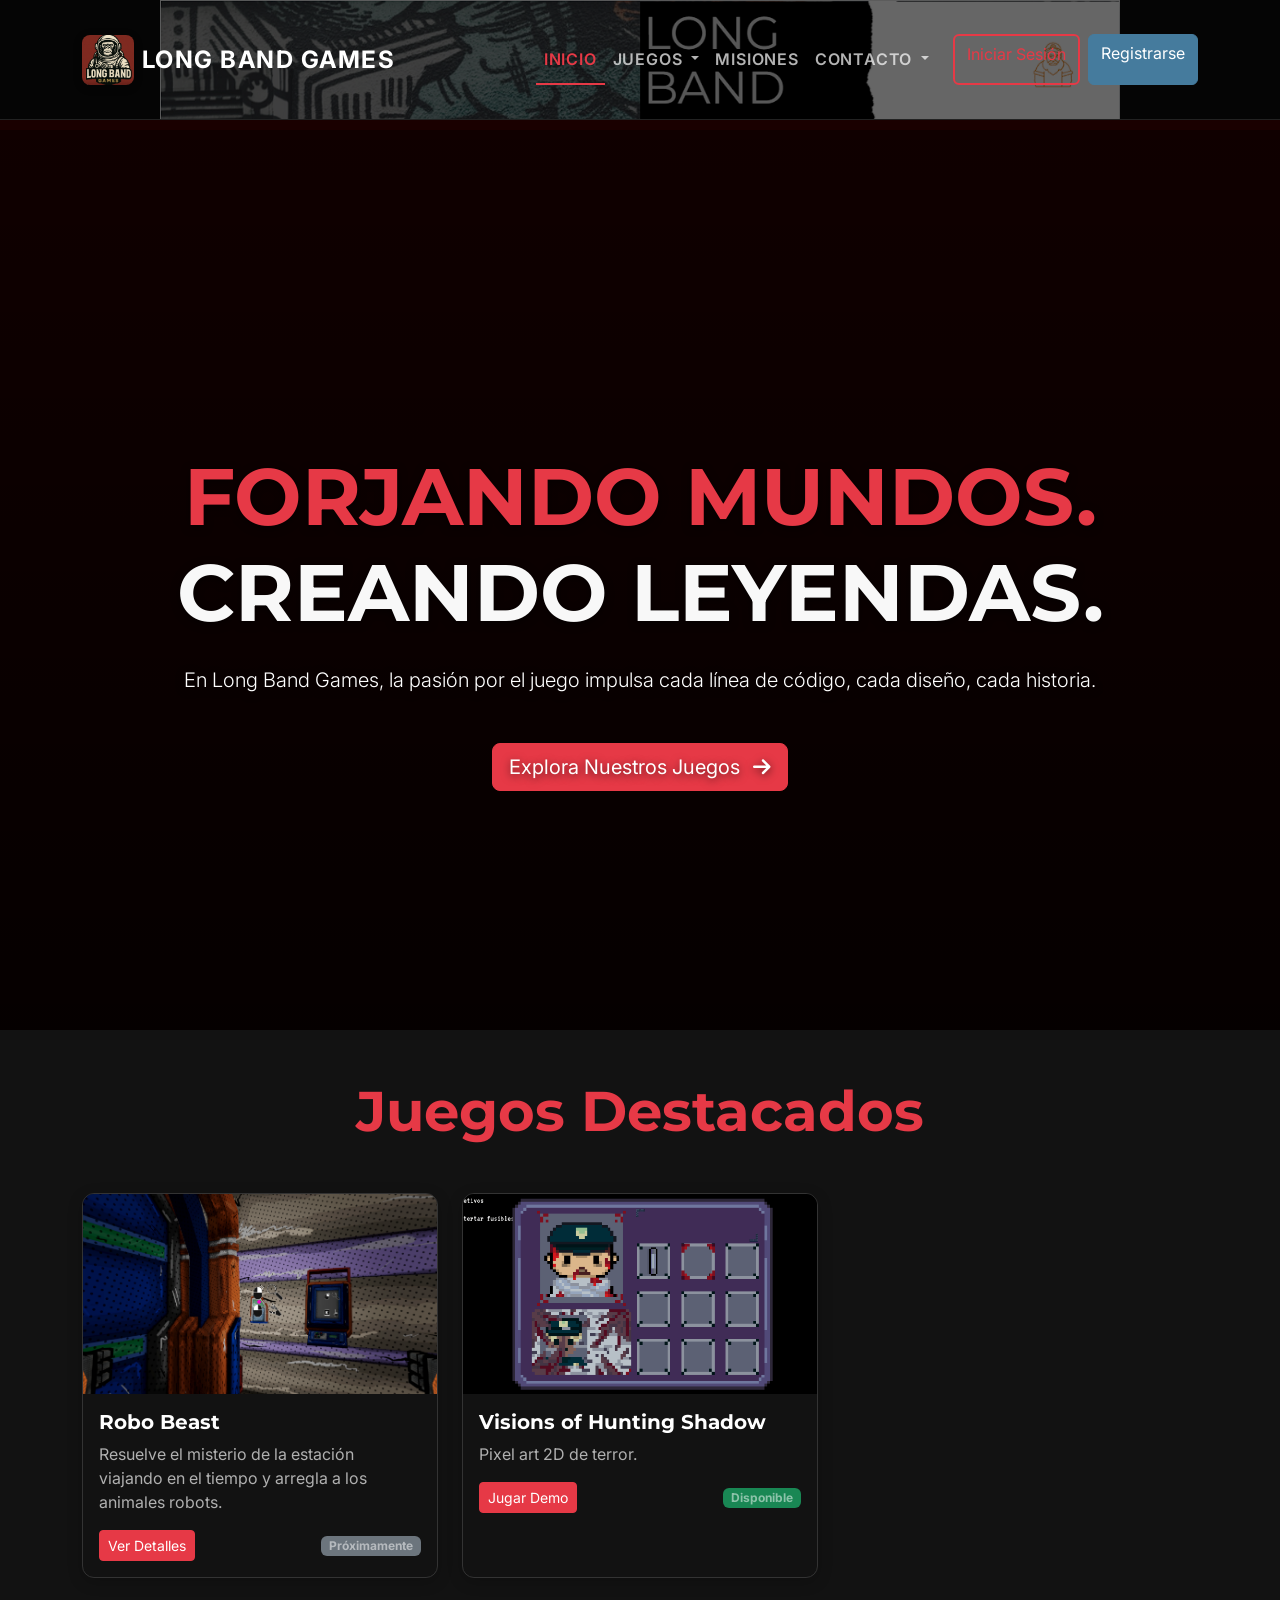
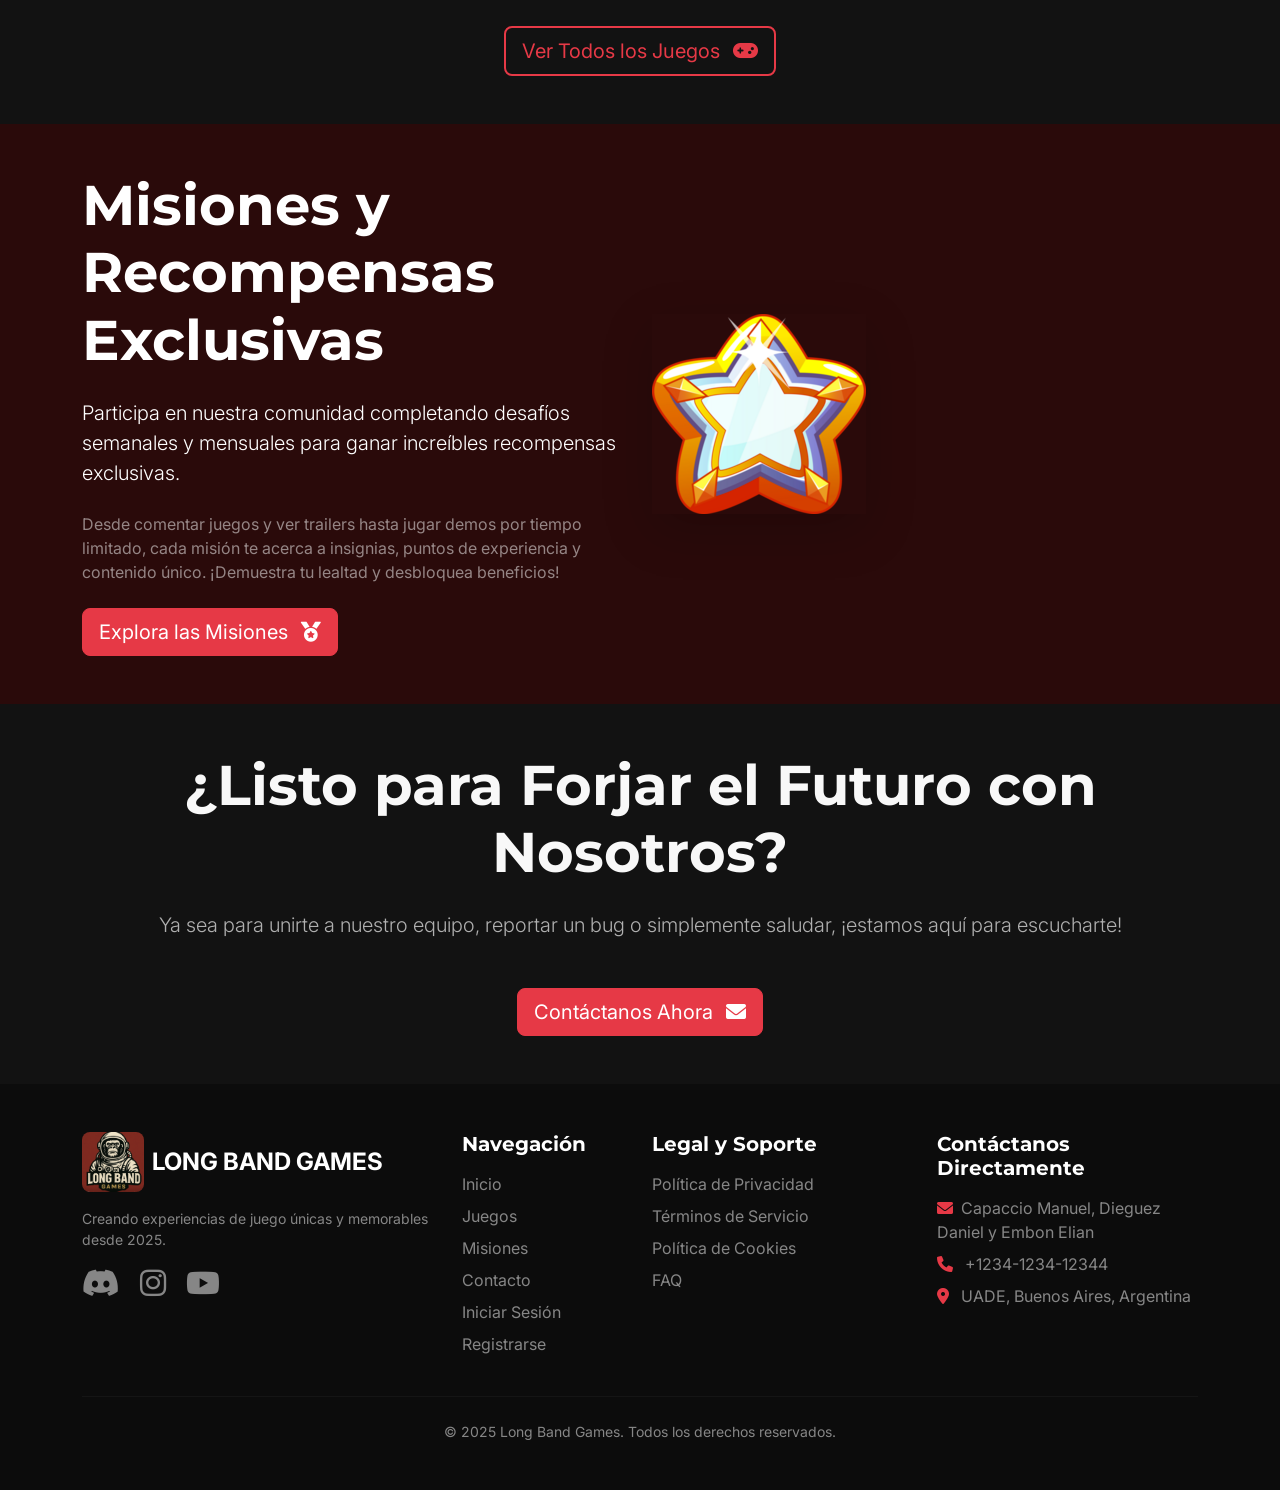
<file: index.html>
<!DOCTYPE html>
<html lang="es">
<head>
    <meta charset="UTF-8">
    <meta name="viewport" content="width=device-width, initial-scale=1.0">
    <title>Capaccio Manuel, Dieguez Daniel y Embon Elian  Comisión noche viernes Lic. En desarrollo de videojuegos 4 año de cursada</title>
    <link href="https://cdn.jsdelivr.net/npm/bootstrap@5.3.0-alpha1/dist/css/bootstrap.min.css" rel="stylesheet">
    <!-- Font Awesome para íconos -->
    <link rel="stylesheet" href="https://cdnjs.cloudflare.com/ajax/libs/font-awesome/6.0.0/css/all.min.css">
    <!-- Google Fonts (para tipografía profesional) -->
    <link href="https://fonts.googleapis.com/css2?family=Montserrat:wght@700&family=Roboto:wght@400;700&family=Inter:wght@400;600;800&display=swap" rel="stylesheet">
    <!-- CSS personalizado -->
    <link rel="stylesheet" href="css/styles.css">
</head>
<body>
    <!-- Navbar -->
    <nav class="navbar navbar-expand-lg navbar-dark fixed-top">
        <div class="container">
            <a class="navbar-brand d-flex align-items-center" href="index.html">
                
                <img src="assets/images/logo.png" alt="Long Band Games Logo" class="logo-navbar me-2">
                <span class="fw-bold fs-4 text-uppercase d-none d-sm-block">Long Band Games</span>
            </a>
            <button class="navbar-toggler" type="button" data-bs-toggle="offcanvas" data-bs-target="#offcanvasNavbar" aria-controls="offcanvasNavbar">
                <span class="navbar-toggler-icon"></span>
            </button>
            
            <div class="offcanvas offcanvas-end text-bg-dark" tabindex="-1" id="offcanvasNavbar" aria-labelledby="offcanvasNavbarLabel">
                <div class="offcanvas-header">
                    <h5 class="offcanvas-title" id="offcanvasNavbarLabel">Menú</h5>
                    <button type="button" class="btn-close btn-close-white" data-bs-dismiss="offcanvas" aria-label="Close"></button>
                </div>
                <div class="offcanvas-body">
                    <ul class="navbar-nav justify-content-end flex-grow-1 pe-3">
                        <li class="nav-item">
                            <a class="nav-link active" aria-current="page" href="index.html">Inicio</a>
                        </li>
                        <li class="nav-item dropdown">
                            <a class="nav-link dropdown-toggle" href="#" role="button" data-bs-toggle="dropdown" aria-expanded="false">
                                Juegos
                            </a>
                            <ul class="dropdown-menu dropdown-menu-dark">
                                <li><a class="dropdown-item" href="games.html#featured">Juegos Destacados</a></li>
                                <li><a class="dropdown-item" href="games.html#all-games">Lista Cronológica</a></li>
                                <li><hr class="dropdown-divider"></li>
                                <li><a class="dropdown-item" href="games.html#upcoming">Próximos Lanzamientos</a></li>
                            </ul>
                        </li>
                        <li class="nav-item">
                            <a class="nav-link" href="missions.html">Misiones</a>
                        </li>
                        <li class="nav-item dropdown">
                            <a class="nav-link dropdown-toggle" href="#" role="button" data-bs-toggle="dropdown" aria-expanded="false">
                                Contacto
                            </a>
                            <ul class="dropdown-menu dropdown-menu-dark">
                                <li><a class="dropdown-item" href="contact.html?type=job">Currículums</a></li>
                                <li><a class="dropdown-item" href="contact.html?type=bug">Reportar Bugs</a></li>
                                <li><hr class="dropdown-divider"></li>
                                <li><a class="dropdown-item" href="contact.html?type=general">General</a></li>
                            </ul>
                        </li>
                        <li class="nav-item d-lg-none">
                            <a class="nav-link text-primary" href="login.html">Iniciar Sesión</a>
                        </li>
                        <li class="nav-item d-lg-none">
                            <a class="nav-link text-info" href="register.html">Registrarse</a>
                        </li>
                    </ul>
                    <div class="d-none d-lg-flex">
                        <a href="login.html" class="btn btn-outline-light me-2 btn-custom-outline">Iniciar Sesión</a>
                        <a href="register.html" class="btn btn-primary btn-custom-solid">Registrarse</a>
                    </div>
                </div>
            </div>
        </div>
    </nav>

    <main>
        <!-- Hero Section (Banner Principal) -->
        <header class="hero-section text-white d-flex align-items-center text-center">
            <div class="container hero-content position-relative z-1">
                <h1 class="display-1 fw-bolder mb-4 animate-fade-in-up">
                    <span class="text-red-primary d-block">FORJANDO MUNDOS.</span>
                    CREANDO LEYENDAS.
                </h1>
                <p class="lead mb-5 animate-fade-in-up delay-1">
                    En Long Band Games, la pasión por el juego impulsa cada línea de código, cada diseño, cada historia.
                </p>
                <a href="games.html" class="btn btn-lg btn-red-primary animate-fade-in-up delay-2">
                    Explora Nuestros Juegos <i class="fas fa-arrow-right ms-2"></i>
                </a>
            </div>
        </header>

        <!-- Featured Games Section -->
        <section class="py-5 py-lg-6 bg-dark text-white">
            <div class="container">
                <h2 class="display-4 fw-bold text-center text-red-primary mb-5 animate-fade-in-up">Juegos Destacados</h2>
                <div class="row row-cols-1 row-cols-md-2 row-cols-lg-3 g-4">
                    <!-- Juego 1 -->
                    <div class="col animate-fade-in-up delay-1">
                        <div class="card h-100 bg-dark-alt border-secondary-subtle card-hover-effect">
                            <img src="assets/images/game1-screenshot1.png" class="card-img-top" alt="Aventura Épica">
                            <div class="card-body">
                                <h5 class="card-title text-white fw-bold">Robo Beast</h5>
                                <p class="card-text text-muted-light">Resuelve el misterio de la estación viajando en el tiempo
                                        y arregla a los animales robots.</p>
                                <div class="d-flex justify-content-between align-items-center mt-3">
                                    <a href="game-detail.html?game=1" class="btn btn-sm btn-red-primary">Ver Detalles</a>
                                    <span class="badge bg-secondary text-white-50">Próximamente</span>
                                </div>
                            </div>
                        </div>
                    </div>
                    
                    <!-- Juego 2 -->
                    <div class="col animate-fade-in-up delay-2">
                        <div class="card h-100 bg-dark-alt border-secondary-subtle card-hover-effect">
                            <img src="assets/images/game2-screenshot1.png" class="card-img-top" alt="Carrera Extrema">
                            <div class="card-body">
                                <h5 class="card-title text-white fw-bold">Visions of Hunting Shadow</h5>
                                <p class="card-text text-muted-light">Pixel art 2D de terror.</p>
                                <div class="d-flex justify-content-between align-items-center mt-3">
                                    <a href="game-detail.html?game=2" class="btn btn-sm btn-red-primary">Jugar Demo</a>
                                    <span class="badge bg-success text-white-50">Disponible</span>
                                </div>
                            </div>
                        </div>
                    </div>
                </div>
                <div class="text-center mt-5 animate-fade-in-up delay-4">
                    <a href="games.html" class="btn btn-lg btn-outline-light btn-custom-outline">
                        Ver Todos los Juegos <i class="fas fa-gamepad ms-2"></i>
                    </a>
                </div>
            </div>
        </section>

        <!-- Missions Section Preview -->
        <section class="py-5 py-lg-6 bg-red-dark-alt text-white">
            <div class="container">
                <div class="row align-items-center justify-content-center flex-row-reverse">
                    <div class="col-lg-6 mb-4 mb-lg-0 animate-fade-in-right">
                        <img src="assets/images/reward1.png" alt="Misiones y Recompensas" class="img-fluid rounded-lg shadow-lg">
                    </div>
                    <div class="col-lg-6 animate-fade-in-left">
                        <h2 class="display-4 fw-bold text-white mb-4">Misiones y Recompensas Exclusivas</h2>
                        <p class="lead mb-4">
                            Participa en nuestra comunidad completando desafíos semanales y mensuales para ganar increíbles recompensas exclusivas.
                        </p>
                        <p class="mb-4 text-white-50">
                            Desde comentar juegos y ver trailers hasta jugar demos por tiempo limitado, cada misión te acerca a insignias, puntos de experiencia y contenido único. ¡Demuestra tu lealtad y desbloquea beneficios!
                        </p>
                        <a href="missions.html" class="btn btn-lg btn-red-primary">
                            Explora las Misiones <i class="fas fa-medal ms-2"></i>
                        </a>
                    </div>
                </div>
            </div>
        </section>

        <!-- Contact Call to Action Section -->
        <section class="py-5 py-lg-6 bg-dark text-white text-center">
            <div class="container animate-fade-in-up">
                <h2 class="display-4 fw-bold mb-4">¿Listo para Forjar el Futuro con Nosotros?</h2>
                <p class="lead mb-5 text-muted-light">
                    Ya sea para unirte a nuestro equipo, reportar un bug o simplemente saludar, ¡estamos aquí para escucharte!
                </p>
                <a href="contact.html" class="btn btn-lg btn-red-primary">
                    Contáctanos Ahora <i class="fas fa-envelope ms-2"></i>
                </a>
            </div>
        </section>
    </main>

    <!-- Footer -->
    <footer class="bg-black text-white-50 py-5">
        <div class="container">
            <div class="row">
                <div class="col-lg-4 mb-4 mb-lg-0">
                    <a href="index.html" class="d-flex align-items-center mb-3 text-white text-decoration-none">
                        <!-- Logo de la empresa en el footer -->
                        <img src="assets/images/logo.png" alt="Long Band Games Logo" class="logo-footer me-2">
                        <span class="fw-bold fs-4 text-uppercase">Long Band Games</span>
                    </a>
                    <p class="small">Creando experiencias de juego únicas y memorables desde 2025.</p>
                    <div class="social-icons mt-3">
                        <a href="#" class="text-white-50 me-3 hover-red"><i class="fab fa-discord fa-lg"></i></a>
                        <a href="#" class="text-white-50 me-3 hover-red"><i class="fab fa-instagram fa-lg"></i></a>
                        <a href="#" class="text-white-50 me-3 hover-red"><i class="fab fa-youtube fa-lg"></i></a>
                    </div>
                </div>
                <div class="col-lg-2 col-md-4 mb-4 mb-lg-0">
                    <h5 class="text-white fw-bold mb-3">Navegación</h5>
                    <ul class="list-unstyled">
                        <li class="mb-2"><a href="index.html" class="text-white-50 text-decoration-none hover-red">Inicio</a></li>
                        <li class="mb-2"><a href="games.html" class="text-white-50 text-decoration-none hover-red">Juegos</a></li>
                        <li class="mb-2"><a href="missions.html" class="text-white-50 text-decoration-none hover-red">Misiones</a></li>
                        <li class="mb-2"><a href="contact.html" class="text-white-50 text-decoration-none hover-red">Contacto</a></li>
                        <li class="mb-2"><a href="login.html" class="text-white-50 text-decoration-none hover-red">Iniciar Sesión</a></li>
                        <li class="mb-2"><a href="register.html" class="text-white-50 text-decoration-none hover-red">Registrarse</a></li>
                    </ul>
                </div>
                <div class="col-lg-3 col-md-4 mb-4 mb-lg-0">
                    <h5 class="text-white fw-bold mb-3">Legal y Soporte</h5>
                    <ul class="list-unstyled">
                        <li class="mb-2"><a href="#" class="text-white-50 text-decoration-none hover-red">Política de Privacidad</a></li>
                        <li class="mb-2"><a href="#" class="text-white-50 text-decoration-none hover-red">Términos de Servicio</a></li>
                        <li class="mb-2"><a href="#" class="text-white-50 text-decoration-none hover-red">Política de Cookies</a></li>
                        <li class="mb-2"><a href="#" class="text-white-50 text-decoration-none hover-red">FAQ</a></li>
                    </ul>
                </div>
                <div class="col-lg-3 col-md-4">
                    <h5 class="text-white fw-bold mb-3">Contáctanos Directamente</h5>
                    <ul class="list-unstyled">
                        <li class="mb-2"><i class="fas fa-envelope me-2 text-red-primary"></i>Capaccio Manuel, Dieguez Daniel y Embon Elian</li>
                        <li class="mb-2"><i class="fas fa-phone me-2 text-red-primary"></i> +1234-1234-12344</li>
                        <li class="mb-2"><i class="fas fa-map-marker-alt me-2 text-red-primary"></i> UADE, Buenos Aires, Argentina</li>
                    </ul>
                </div>
            </div>
            <hr class="border-secondary-subtle my-4">
            <div class="text-center small text-white-50">
                &copy; 2025 Long Band Games. Todos los derechos reservados.
            </div>
        </div>
    </footer>

    
    <script src="https://cdn.jsdelivr.net/npm/bootstrap@5.3.0-alpha1/dist/js/bootstrap.bundle.min.js"></script>
    
    <!-- JS personalizado -->
    <script src="js/main.js"></script>
    <script>
        // JavaScript para activar animaciones en la sección hero
        document.addEventListener('DOMContentLoaded', function() {
            const heroContent = document.querySelector('.hero-content');
            if (heroContent) {
                heroContent.classList.add('is-visible'); 
            }
        });
    </script>
</body>
</html>
</file>
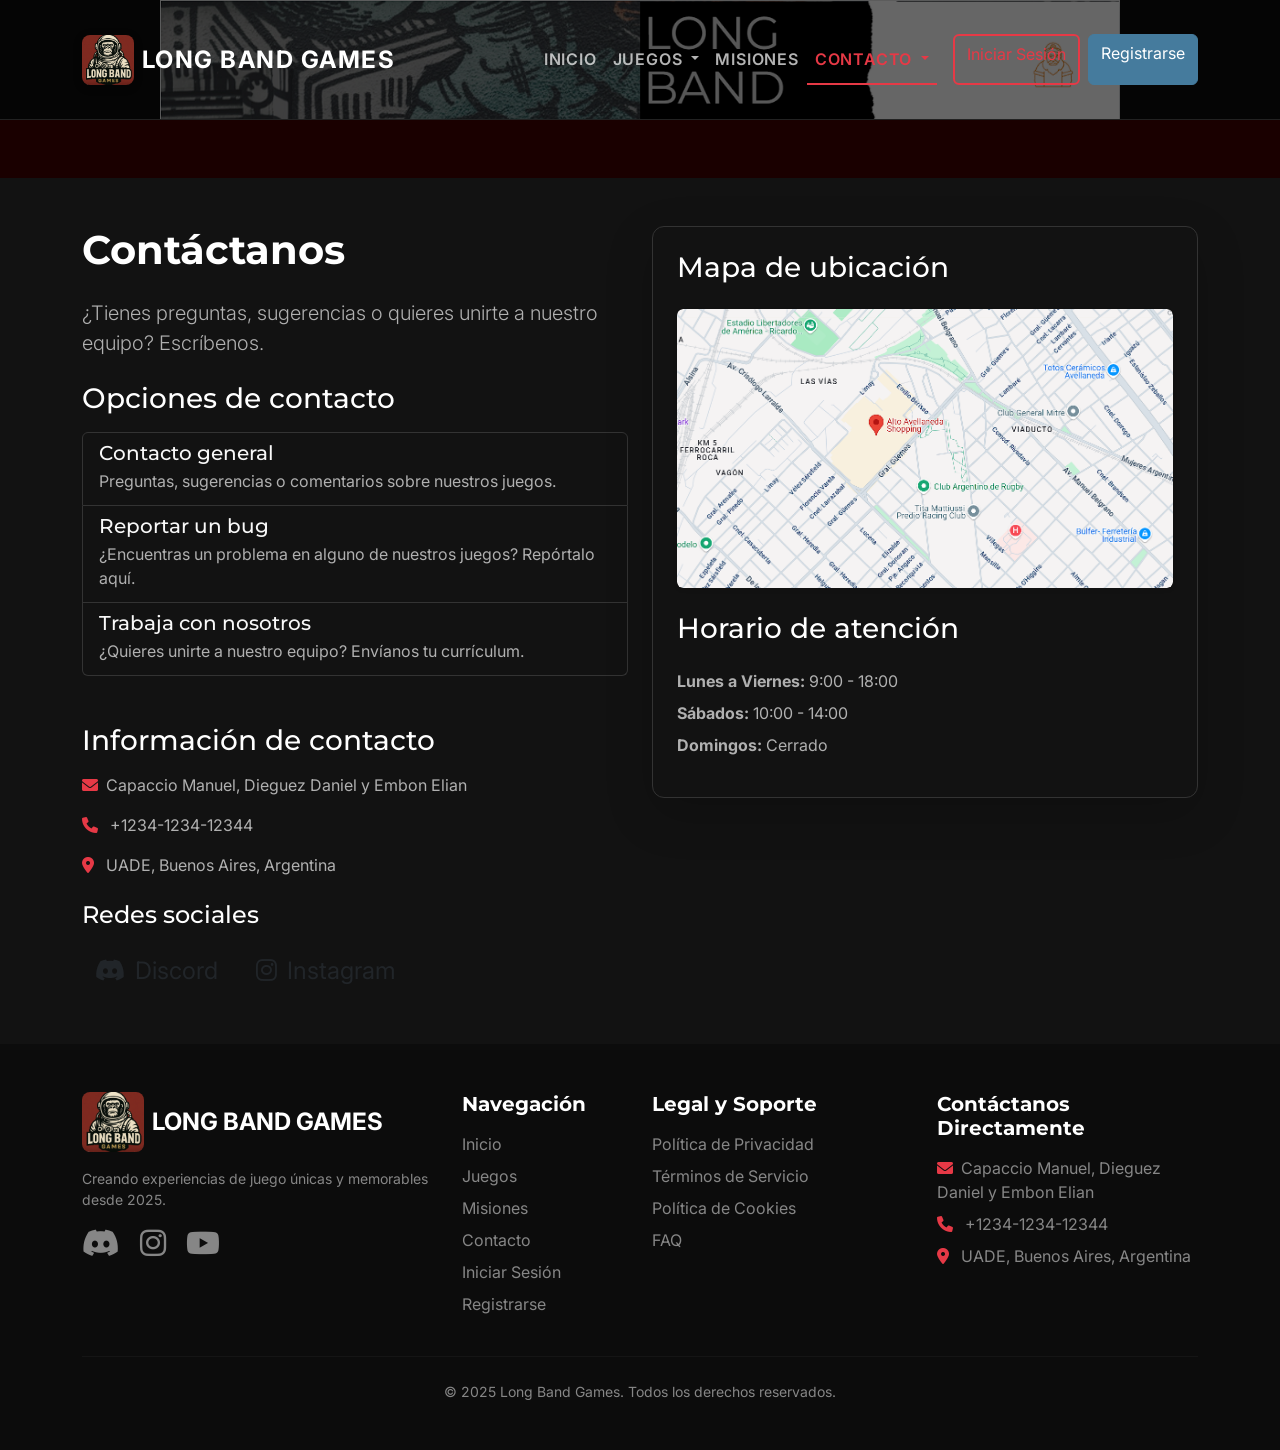
<file: contact.html>
<!DOCTYPE html>
<html lang="es">
<head>
    <meta charset="UTF-8">
    <meta name="viewport" content="width=device-width, initial-scale=1.0">
    <title>Contacto | Long Band Games</title>
    <link href="https://cdn.jsdelivr.net/npm/bootstrap@5.3.0-alpha1/dist/css/bootstrap.min.css" rel="stylesheet">
    <!-- Font Awesome para íconos -->
    <link rel="stylesheet" href="https://cdnjs.cloudflare.com/ajax/libs/font-awesome/6.0.0/css/all.min.css">
    <!-- Google Fonts (para tipografía profesional) -->
    <link href="https://fonts.googleapis.com/css2?family=Montserrat:wght@700&family=Roboto:wght@400;700&family=Inter:wght@400;600;800&display=swap" rel="stylesheet">
    <!-- CSS personalizado -->
    <link rel="stylesheet" href="css/styles.css">
    <style>
        /* Estilos específicos para la página de Contacto */
        .list-group-item {
            background-color: var(--bs-dark-alt); /* Fondo oscuro para los ítems de lista */
            border: 1px solid var(--bs-secondary-subtle); /* Borde sutil */
            color: #e0e0e0; /* Color de texto por defecto */
            transition: all 0.3s ease;
        }
        .list-group-item:hover,
        .list-group-item.active {
            background-color: var(--bs-red-section-alt); /* Fondo rojo oscuro en hover/activo */
            border-color: var(--bs-red-primary); /* Borde rojo en hover/activo */
            color: var(--bs-red-primary); /* Color de texto rojo en hover/activo */
            transform: translateY(-3px);
            box-shadow: 0 5px 15px rgba(0,0,0,0.3);
        }
        .list-group-item h5 {
            color: #f8f8f8; /* Títulos dentro del list-group-item */
        }
        .list-group-item p {
            color: var(--bs-muted-light); /* Párrafos dentro del list-group-item */
        }

        /* Estilos para el modal de contacto */
        .modal-content {
            background-color: var(--bs-dark-section); /* Fondo oscuro para el modal */
            color: #e0e0e0;
            border: 1px solid var(--bs-secondary-subtle);
            border-radius: 0.75rem;
            box-shadow: 0 8px 25px rgba(0,0,0,0.5);
        }
        .modal-header {
            border-bottom: 1px solid var(--bs-secondary-subtle);
        }
        .modal-title {
            color: #f8f8f8;
        }
        .modal-body {
            padding: 2rem;
        }
        .btn-close {
            filter: invert(1) grayscale(100%) brightness(200%); 
        }
        .form-label {
            color: #e0e0e0;
        }
        .form-control {
            background-color: #222;
            border: 1px solid #444;
            color: #e0e0e0;
        }
        .form-control:focus {
            background-color: #222;
            border-color: var(--bs-red-primary);
            box-shadow: 0 0 0 0.25rem rgba(var(--bs-red-primary-rgb), .25);
        }
        .invalid-feedback {
            color: var(--bs-red-primary); /* Color para mensajes de error de validación */
        }
    </style>
</head>
<body class="bg-dark-alt text-white">
   
    <nav class="navbar navbar-expand-lg navbar-dark fixed-top">
        <div class="container">
            <a class="navbar-brand d-flex align-items-center" href="index.html">
                <img src="assets/images/logo.png" alt="Long Band Games Logo" class="logo-navbar me-2">
                <span class="fw-bold fs-4 text-uppercase d-none d-sm-block">Long Band Games</span>
            </a>
            <button class="navbar-toggler" type="button" data-bs-toggle="offcanvas" data-bs-target="#offcanvasNavbar" aria-controls="offcanvasNavbar">
                <span class="navbar-toggler-icon"></span>
            </button>
            
            <div class="offcanvas offcanvas-end text-bg-dark" tabindex="-1" id="offcanvasNavbar" aria-labelledby="offcanvasNavbarLabel">
                <div class="offcanvas-header">
                    <h5 class="offcanvas-title" id="offcanvasNavbarLabel">Menú</h5>
                    <button type="button" class="btn-close btn-close-white" data-bs-dismiss="offcanvas" aria-label="Close"></button>
                </div>
                <div class="offcanvas-body">
                    <ul class="navbar-nav justify-content-end flex-grow-1 pe-3">
                        <li class="nav-item">
                            <a class="nav-link" href="index.html">Inicio</a>
                        </li>
                        <li class="nav-item dropdown">
                            <a class="nav-link dropdown-toggle" href="#" role="button" data-bs-toggle="dropdown" aria-expanded="false">
                                Juegos
                            </a>
                            <ul class="dropdown-menu dropdown-menu-dark">
                                <li><a class="dropdown-item" href="games.html#featured">Juegos Destacados</a></li>
                                <li><a class="dropdown-item" href="games.html#all-games">Lista Cronológica</a></li>
                                <li><hr class="dropdown-divider"></li>
                                <li><a class="dropdown-item" href="games.html#upcoming">Próximos Lanzamientos</a></li>
                            </ul>
                        </li>
                        <li class="nav-item">
                            <a class="nav-link" href="missions.html">Misiones</a>
                        </li>
                        <li class="nav-item dropdown">
                            <a class="nav-link dropdown-toggle active" aria-current="page" href="#" role="button" data-bs-toggle="dropdown" aria-expanded="false">
                                Contacto
                            </a>
                            <ul class="dropdown-menu dropdown-menu-dark">
                                <li><a class="dropdown-item" href="contact.html?type=job">Currículums</a></li>
                                <li><a class="dropdown-item" href="contact.html?type=bug">Reportar Bugs</a></li>
                                <li><hr class="dropdown-divider"></li>
                                <li><a class="dropdown-item" href="contact.html?type=general">General</a></li>
                            </ul>
                        </li>
                        <li class="nav-item d-lg-none">
                            <a class="nav-link text-primary" href="login.html">Iniciar Sesión</a>
                        </li>
                        <li class="nav-item d-lg-none">
                            <a class="nav-link text-info" href="register.html">Registrarse</a>
                        </li>
                    </ul>
                    <div class="d-none d-lg-flex">
                        <a href="login.html" class="btn btn-outline-light me-2 btn-custom-outline">Iniciar Sesión</a>
                        <a href="register.html" class="btn btn-primary btn-custom-solid">Registrarse</a>
                    </div>
                </div>
            </div>
        </div>
    </nav>
    
    <main class="py-5 mt-5 bg-dark">
        <div class="container">
            <div class="row">
                <div class="col-lg-6">
                    <h1 class="fw-bold mb-4 text-white">Contáctanos</h1>
                    <p class="lead mb-4 text-muted-light">¿Tienes preguntas, sugerencias o quieres unirte a nuestro equipo? Escríbenos.</p>
                    
                    <div class="mb-5">
                        <h3 class="mb-3 text-white">Opciones de contacto</h3>
                        <div class="list-group">
                            <a href="#" class="list-group-item list-group-item-action" data-bs-toggle="modal" data-bs-target="#contactModal" data-type="general">
                                <div class="d-flex w-100 justify-content-between">
                                    <h5 class="mb-1">Contacto general</h5>
                                </div>
                                <p class="mb-1">Preguntas, sugerencias o comentarios sobre nuestros juegos.</p>
                            </a>
                            <a href="#" class="list-group-item list-group-item-action" data-bs-toggle="modal" data-bs-target="#contactModal" data-type="bug">
                                <div class="d-flex w-100 justify-content-between">
                                    <h5 class="mb-1">Reportar un bug</h5>
                                </div>
                                <p class="mb-1">¿Encuentras un problema en alguno de nuestros juegos? Repórtalo aquí.</p>
                            </a>
                            <a href="#" class="list-group-item list-group-item-action" data-bs-toggle="modal" data-bs-target="#contactModal" data-type="job">
                                <div class="d-flex w-100 justify-content-between">
                                    <h5 class="mb-1">Trabaja con nosotros</h5>
                                </div>
                                <p class="mb-1">¿Quieres unirte a nuestro equipo? Envíanos tu currículum.</p>
                            </a>
                        </div>
                    </div>
                    
                    <div>
                        <h3 class="mb-3 text-white">Información de contacto</h3>
                        <ul class="list-unstyled text-muted-light">
                            <li class="mb-3"><i class="fas fa-envelope me-2 text-red-primary"></i>Capaccio Manuel, Dieguez Daniel y Embon Elian</li>
                            <li class="mb-3"><i class="fas fa-phone me-2 text-red-primary"></i> +1234-1234-12344</li>
                            <li class="mb-3"><i class="fas fa-map-marker-alt me-2 text-red-primary"></i> UADE, Buenos Aires, Argentina</li>                          
                        </ul>
                        
                        <h4 class="mt-4 mb-3 text-white">Redes sociales</h4>
                        <div class="social-icons">
                            <a href="#" class="btn btn-outline-dark-custom me-2"><i class="fab fa-discord me-1"></i> Discord</a>
                            <a href="#" class="btn btn-outline-dark-custom"><i class="fab fa-instagram me-1"></i> Instagram</a>
                        </div>
                    </div>
                </div>
                
                <div class="col-lg-6">
                    <div class="card shadow-lg bg-dark-alt border-secondary-subtle">
                        <div class="card-body p-4">
                            <h3 class="card-title mb-4 text-white">Mapa de ubicación</h3>
                            <div class="ratio ratio-16x9 mb-4 rounded shadow-sm overflow-hidden">
                                
                                <img src="assets/images/mapas.png" class="img-fluid rounded">
                            </div>
                            
                            <h3 class="card-title mb-4 text-white">Horario de atención</h3>
                            <ul class="list-unstyled text-muted-light">
                                <li class="mb-2"><strong>Lunes a Viernes:</strong> 9:00 - 18:00</li>
                                <li class="mb-2"><strong>Sábados:</strong> 10:00 - 14:00</li>
                                <li><strong>Domingos:</strong> Cerrado</li>
                            </ul>
                        </div>
                    </div>
                </div>
            </div>
        </div>
    </main>
    
    <!-- Modal de contacto -->
    <div class="modal fade" id="contactModal" tabindex="-1" aria-labelledby="contactModalLabel" aria-hidden="true">
        <div class="modal-dialog modal-dialog-centered">
            <div class="modal-content">
                <div class="modal-header">
                    <h5 class="modal-title" id="contactModalLabel">Formulario de contacto</h5>
                    <button type="button" class="btn-close" data-bs-dismiss="modal" aria-label="Close"></button>
                </div>
                <div class="modal-body">
                    <form class="needs-validation" novalidate>
                        <input type="hidden" id="contactType" value="general">
                        
                        <div class="mb-3">
                            <label for="name" class="form-label">Nombre</label>
                            <input type="text" class="form-control" id="name" required>
                            <div class="invalid-feedback">
                                Por favor ingresa tu nombre.
                            </div>
                        </div>
                        
                        <div class="mb-3">
                            <label for="email" class="form-label">Correo electrónico</label>
                            <input type="email" class="form-control" id="email" required>
                            <div class="invalid-feedback">
                                Por favor ingresa un correo electrónico válido.
                            </div>
                        </div>
                        
                        <div class="mb-3" id="subjectField">
                            <label for="subject" class="form-label">Asunto</label>
                            <input type="text" class="form-control" id="subject" required>
                            <div class="invalid-feedback">
                                Por favor ingresa un asunto.
                            </div>
                        </div>
                        
                        <div class="mb-3" id="cvField" style="display: none;">
                            <label for="cv" class="form-label">Currículum (PDF)</label>
                            <input type="file" class="form-control" id="cv" accept=".pdf">
                            <div class="invalid-feedback">
                                Por favor adjunta un archivo PDF.
                            </div>
                        </div>
                        
                        <div class="mb-3">
                            <label for="message" class="form-label">Mensaje</label>
                            <textarea class="form-control" id="message" rows="5" required></textarea>
                            <div class="invalid-feedback">
                                Por favor escribe tu mensaje.
                            </div>
                        </div>
                        
                        <div class="d-grid">
                            <button type="submit" class="btn btn-red-primary">Enviar mensaje</button>
                        </div>
                    </form>
                </div>
            </div>
        </div>
    </div>
    
    
    <footer class="bg-black text-white-50 py-5">
        <div class="container">
            <div class="row">
                <div class="col-lg-4 mb-4 mb-lg-0">
                    <a href="index.html" class="d-flex align-items-center mb-3 text-white text-decoration-none">
                        <img src="assets/images/logo.png" alt="Long Band Games Logo" class="logo-footer me-2">
                        <span class="fw-bold fs-4 text-uppercase">Long Band Games</span>
                    </a>
                    <p class="small">Creando experiencias de juego únicas y memorables desde 2025.</p>
                    <div class="social-icons mt-3">
                        <a href="#" class="text-white-50 me-3 hover-red"><i class="fab fa-discord fa-lg"></i></a>
                        <a href="#" class="text-white-50 me-3 hover-red"><i class="fab fa-instagram fa-lg"></i></a>
                        <a href="#" class="text-white-50 me-3 hover-red"><i class="fab fa-youtube fa-lg"></i></a>
                    </div>
                </div>
                <div class="col-lg-2 col-md-4 mb-4 mb-lg-0">
                    <h5 class="text-white fw-bold mb-3">Navegación</h5>
                    <ul class="list-unstyled">
                        <li class="mb-2"><a href="index.html" class="text-white-50 text-decoration-none hover-red">Inicio</a></li>
                        <li class="mb-2"><a href="games.html" class="text-white-50 text-decoration-none hover-red">Juegos</a></li>
                        <li class="mb-2"><a href="missions.html" class="text-white-50 text-decoration-none hover-red">Misiones</a></li>
                        <li class="mb-2"><a href="contact.html" class="text-white-50 text-decoration-none hover-red">Contacto</a></li>
                        <li class="mb-2"><a href="login.html" class="text-white-50 text-decoration-none hover-red">Iniciar Sesión</a></li>
                        <li class="mb-2"><a href="register.html" class="text-white-50 text-decoration-none hover-red">Registrarse</a></li>
                    </ul>
                </div>
                <div class="col-lg-3 col-md-4 mb-4 mb-lg-0">
                    <h5 class="text-white fw-bold mb-3">Legal y Soporte</h5>
                    <ul class="list-unstyled">
                        <li class="mb-2"><a href="#" class="text-white-50 text-decoration-none hover-red">Política de Privacidad</a></li>
                        <li class="mb-2"><a href="#" class="text-white-50 text-decoration-none hover-red">Términos de Servicio</a></li>
                        <li class="mb-2"><a href="#" class="text-white-50 text-decoration-none hover-red">Política de Cookies</a></li>
                        <li class="mb-2"><a href="#" class="text-white-50 text-decoration-none hover-red">FAQ</a></li>
                    </ul>
                </div>
                <div class="col-lg-3 col-md-4">
                    <h5 class="text-white fw-bold mb-3">Contáctanos Directamente</h5>
                    <ul class="list-unstyled">
                        <li class="mb-2"><i class="fas fa-envelope me-2 text-red-primary"></i>Capaccio Manuel, Dieguez Daniel y Embon Elian</li>
                        <li class="mb-2"><i class="fas fa-phone me-2 text-red-primary"></i> +1234-1234-12344</li>
                        <li class="mb-2"><i class="fas fa-map-marker-alt me-2 text-red-primary"></i> UADE, Buenos Aires, Argentina</li>
                    </ul>
                </div>
            </div>
            <hr class="border-secondary-subtle my-4">
            <div class="text-center small text-white-50">
                &copy; 2025 Long Band Games. Todos los derechos reservados.
            </div>
        </div>
    </footer>
    
    <script src="https://cdn.jsdelivr.net/npm/bootstrap@5.3.0-alpha1/dist/js/bootstrap.bundle.min.js"></script>
    <script src="js/main.js"></script>
    <script>
      
        document.addEventListener('DOMContentLoaded', function() {
            const contactModal = document.getElementById('contactModal');
            
            // Obtener el tipo de contacto de la URL al cargar la página
            const urlParams = new URLSearchParams(window.location.search);
            const initialContactType = urlParams.get('type');

            if (initialContactType) {
                // Simular el clik en el botón para activar el modal con el tipo correcto
                const targetButton = document.querySelector(`[data-type="${initialContactType}"]`);
                if (targetButton) {
                    const modal = new bootstrap.Modal(contactModal);
                    modal.show(targetButton);
                }
            }

            contactModal.addEventListener('show.bs.modal', function(event) {
                const button = event.relatedTarget || document.querySelector(`[data-type="${initialContactType}"]`); 
                const contactType = button ? button.getAttribute('data-type') : 'general'; // Default a 'general' si no hay botón
                
                const modalTitle = contactModal.querySelector('.modal-title');
                const contactTypeField = contactModal.querySelector('#contactType');
                const subjectField = contactModal.querySelector('#subjectField');
                const cvField = contactModal.querySelector('#cvField');
                
                contactTypeField.value = contactType;
                
                // Resetear la validación y ocultar/mostrar campos
                subjectField.style.display = 'none';
                cvField.style.display = 'none';
                contactModal.querySelector('form').classList.remove('was-validated');


                switch(contactType) {
                    case 'general':
                        modalTitle.textContent = 'Contacto general';
                        subjectField.style.display = 'block';
                        
                        contactModal.querySelector('#subject').setAttribute('required', 'required');
                        contactModal.querySelector('#cv').removeAttribute('required');
                        break;
                    case 'bug':
                        modalTitle.textContent = 'Reportar un bug';
                        subjectField.style.display = 'block';
                        contactModal.querySelector('#subject').setAttribute('required', 'required');
                        contactModal.querySelector('#cv').removeAttribute('required');
                        break;
                    case 'job':
                        modalTitle.textContent = 'Trabaja con nosotros';
                        cvField.style.display = 'block';
                        
                        contactModal.querySelector('#cv').setAttribute('required', 'required');
                        contactModal.querySelector('#subject').removeAttribute('required');
                        break;
                }
            });
            
            // Limpiar el formulario al cerrar el modal
            contactModal.addEventListener('hidden.bs.modal', function() {
                const form = contactModal.querySelector('form');
                form.classList.remove('was-validated');
                form.reset();
                contactModal.querySelector('#subject').setAttribute('required', 'required');
                contactModal.querySelector('#cv').removeAttribute('required');
            });

           
            const form = contactModal.querySelector('form');
            form.addEventListener('submit', function(event) {
                if (!form.checkValidity()) {
                    event.preventDefault();
                    event.stopPropagation();
                }
                form.classList.add('was-validated');
            }, false);
        });
    </script>
</body>
</html>
</file>
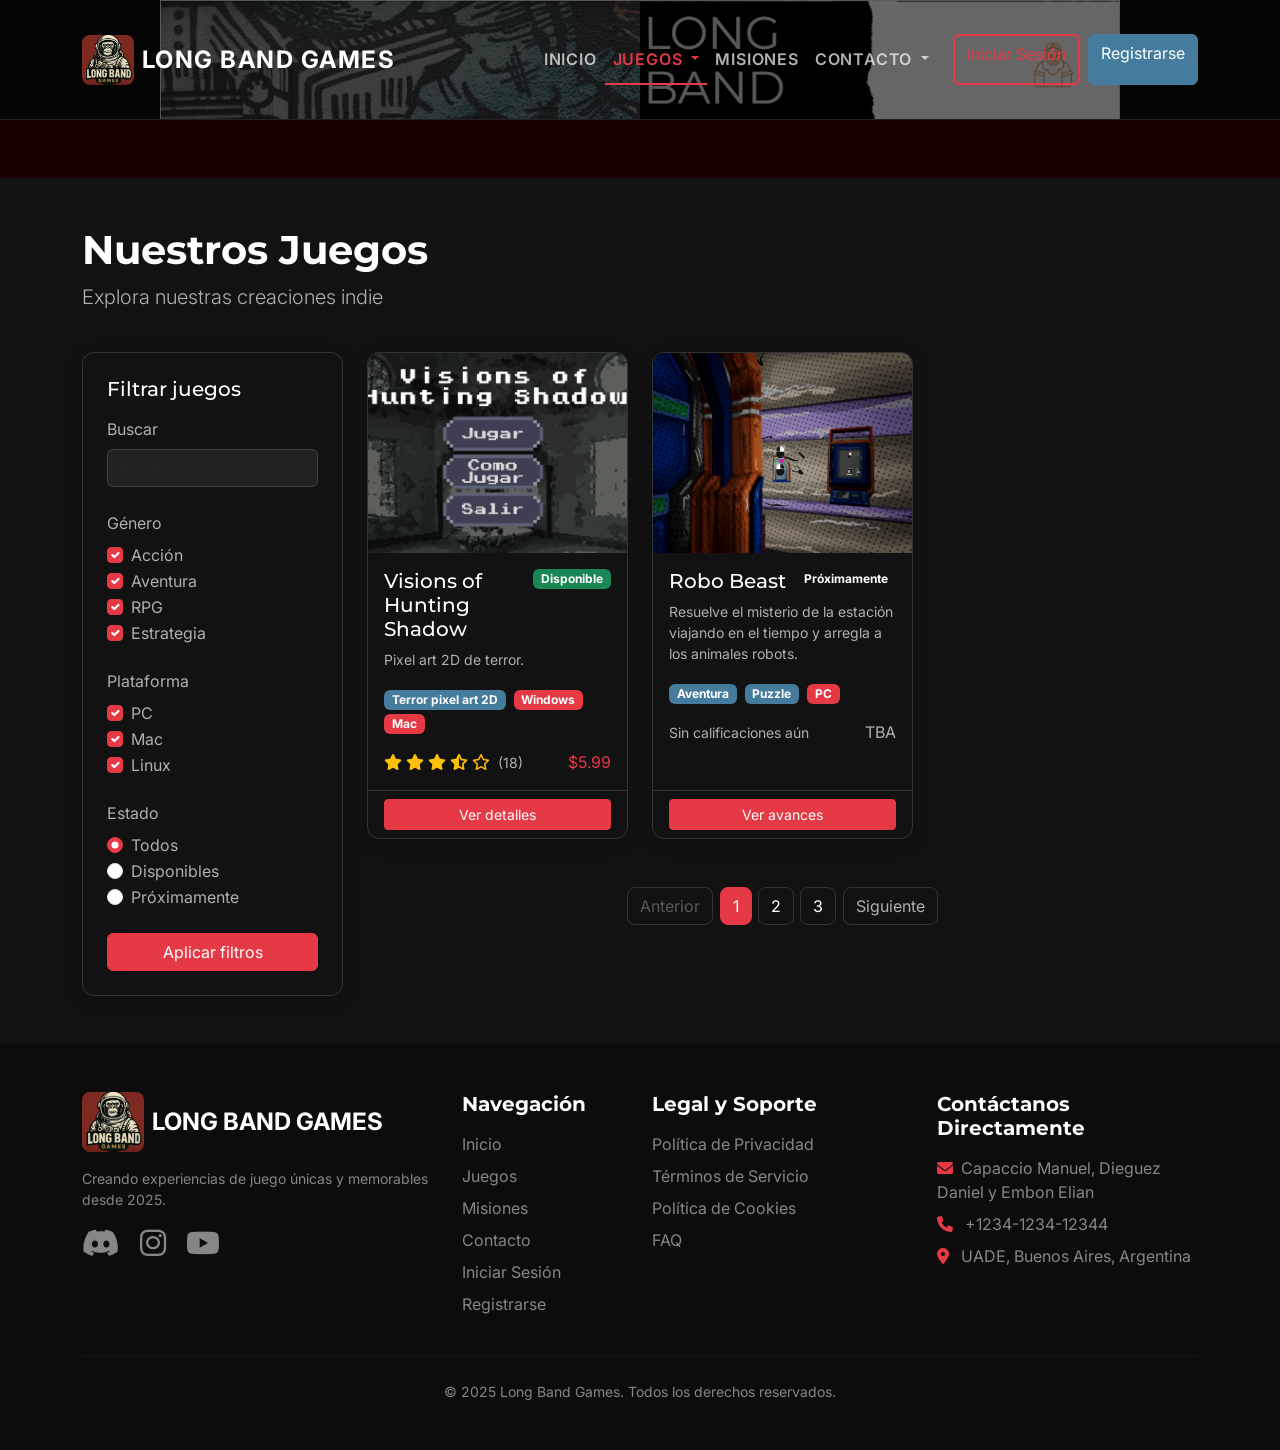
<file: games.html>
<!DOCTYPE html>
<html lang="es">
<head>
    <meta charset="UTF-8">
    <meta name="viewport" content="width=device-width, initial-scale=1.0">
    <title>Nuestros Juegos | Long Band Games</title>
    <link href="https://cdn.jsdelivr.net/npm/bootstrap@5.3.0-alpha1/dist/css/bootstrap.min.css" rel="stylesheet">
    <!-- Font Awesome para íconos -->
    <link rel="stylesheet" href="https://cdnjs.cloudflare.com/ajax/libs/font-awesome/6.0.0/css/all.min.css">
    <!-- Google Fonts (para tipografía profesional) -->
    <link href="https://fonts.googleapis.com/css2?family=Montserrat:wght@700&family=Roboto:wght@400;700&family=Inter:wght@400;600;800&display=swap" rel="stylesheet">
    <!-- CSS personalizado -->
    <link rel="stylesheet" href="css/styles.css">
</head>
<body class="bg-dark-alt text-white">
    
    <nav class="navbar navbar-expand-lg navbar-dark fixed-top">
        <div class="container">
            <a class="navbar-brand d-flex align-items-center" href="index.html">
                <img src="assets/images/logo.png" alt="Long Band Games Logo" class="logo-navbar me-2">
                <span class="fw-bold fs-4 text-uppercase d-none d-sm-block">Long Band Games</span>
            </a>
            <button class="navbar-toggler" type="button" data-bs-toggle="offcanvas" data-bs-target="#offcanvasNavbar" aria-controls="offcanvasNavbar">
                <span class="navbar-toggler-icon"></span>
            </button>
            
            <div class="offcanvas offcanvas-end text-bg-dark" tabindex="-1" id="offcanvasNavbar" aria-labelledby="offcanvasNavbarLabel">
                <div class="offcanvas-header">
                    <h5 class="offcanvas-title" id="offcanvasNavbarLabel">Menú</h5>
                    <button type="button" class="btn-close btn-close-white" data-bs-dismiss="offcanvas" aria-label="Close"></button>
                </div>
                <div class="offcanvas-body">
                    <ul class="navbar-nav justify-content-end flex-grow-1 pe-3">
                        <li class="nav-item">
                            <a class="nav-link" href="index.html">Inicio</a>
                        </li>
                        <li class="nav-item dropdown">
                            <a class="nav-link dropdown-toggle active" aria-current="page" href="#" role="button" data-bs-toggle="dropdown" aria-expanded="false">
                                Juegos
                            </a>
                            <ul class="dropdown-menu dropdown-menu-dark">
                                <li><a class="dropdown-item" href="games.html#featured">Juegos Destacados</a></li>
                                <li><a class="dropdown-item" href="games.html#all-games">Lista Cronológica</a></li>
                                <li><hr class="dropdown-divider"></li>
                                <li><a class="dropdown-item" href="games.html#upcoming">Próximos Lanzamientos</a></li>
                            </ul>
                        </li>
                        <li class="nav-item">
                            <a class="nav-link" href="missions.html">Misiones</a>
                        </li>
                        <li class="nav-item dropdown">
                            <a class="nav-link dropdown-toggle" href="#" role="button" data-bs-toggle="dropdown" aria-expanded="false">
                                Contacto
                            </a>
                            <ul class="dropdown-menu dropdown-menu-dark">
                                <li><a class="dropdown-item" href="contact.html?type=job">Currículums</a></li>
                                <li><a class="dropdown-item" href="contact.html?type=bug">Reportar Bugs</a></li>
                                <li><hr class="dropdown-divider"></li>
                                <li><a class="dropdown-item" href="contact.html?type=general">General</a></li>
                            </ul>
                        </li>
                        <li class="nav-item d-lg-none">
                            <a class="nav-link text-primary" href="login.html">Iniciar Sesión</a>
                        </li>
                        <li class="nav-item d-lg-none">
                            <a class="nav-link text-info" href="register.html">Registrarse</a>
                        </li>
                    </ul>
                    <div class="d-none d-lg-flex">
                        <a href="login.html" class="btn btn-outline-light me-2 btn-custom-outline">Iniciar Sesión</a>
                        <a href="register.html" class="btn btn-primary btn-custom-solid">Registrarse</a>
                    </div>
                </div>
            </div>
        </div>
    </nav>
    
    <main class="py-5 mt-5 bg-dark"> 
        <div class="container">
            <div class="row mb-4">
                <div class="col">
                    <h1 class="fw-bold text-white">Nuestros Juegos</h1>
                    <p class="lead text-muted-light">Explora nuestras creaciones indie</p>
                </div>
            </div>
            
            <div class="row">
                <!-- Filtros -->
                <div class="col-lg-3 mb-4 mb-lg-0">
                    <div class="game-filter sticky-top bg-dark-alt border-secondary-subtle" style="top: 80px;">
                        <h5 class="mb-3 text-white">Filtrar juegos</h5>
                        
                        <div class="mb-4">
                            <label for="search" class="form-label text-muted-light">Buscar</label>
                            <input type="text" class="form-control" id="search" placeholder="Nombre del juego...">
                        </div>
                        
                        <div class="mb-4">
                            <label class="form-label text-muted-light">Género</label>
                            <div class="form-check">
                                <input class="form-check-input" type="checkbox" id="action" checked>
                                <label class="form-check-label text-muted-light" for="action">Acción</label>
                            </div>
                            <div class="form-check">
                                <input class="form-check-input" type="checkbox" id="adventure" checked>
                                <label class="form-check-label text-muted-light" for="adventure">Aventura</label>
                            </div>
                            <div class="form-check">
                                <input class="form-check-input" type="checkbox" id="rpg" checked>
                                <label class="form-check-label text-muted-light" for="rpg">RPG</label>
                            </div>
                            <div class="form-check">
                                <input class="form-check-input" type="checkbox" id="strategy" checked>
                                <label class="form-check-label text-muted-light" for="strategy">Estrategia</label>
                            </div>
                        </div>
                        
                        <div class="mb-4">
                            <label class="form-label text-muted-light">Plataforma</label>
                            <div class="form-check">
                                <input class="form-check-input" type="checkbox" id="pc" checked>
                                <label class="form-check-label text-muted-light" for="pc">PC</label>
                            </div>
                            <div class="form-check">
                                <input class="form-check-input" type="checkbox" id="mac" checked>
                                <label class="form-check-label text-muted-light" for="mac">Mac</label>
                            </div>
                            <div class="form-check">
                                <input class="form-check-input" type="checkbox" id="linux" checked>
                                <label class="form-check-label text-muted-light" for="linux">Linux</label>
                            </div>
                        </div>
                        
                        <div class="mb-4">
                            <label class="form-label text-muted-light">Estado</label>
                            <div class="form-check">
                                <input class="form-check-input" type="radio" name="status" id="all" checked>
                                <label class="form-check-label text-muted-light" for="all">Todos</label>
                            </div>
                            <div class="form-check">
                                <input class="form-check-input" type="radio" name="status" id="available">
                                <label class="form-check-label text-muted-light" for="available">Disponibles</label>
                            </div>
                            <div class="form-check">
                                <input class="form-check-input" type="radio" name="status" id="coming">
                                <label class="form-check-label text-muted-light" for="coming">Próximamente</label>
                            </div>
                        </div>
                        
                        <button class="btn btn-red-primary w-100">Aplicar filtros</button>
                    </div>
                </div>
                
                <!-- Listado de juegos -->
                <div class="col-lg-9">
                    <div class="row row-cols-1 row-cols-md-2 row-cols-lg-2 row-cols-xl-3 g-4" id="games-container">
                       
                        <div class="col">
                            <div class="card h-100 game-card bg-dark-alt border-secondary-subtle card-hover-effect">
                                
                                <img src="assets/images/game2.png" class="card-img-top" alt="Título del Juego 2">
                                <div class="card-body">
                                    <div class="d-flex justify-content-between align-items-start mb-2">
                                        <h5 class="card-title mb-0 text-white">Visions of Hunting Shadow</h5>
                                        <span class="badge bg-success">Disponible</span>
                                    </div>
                                    <p class="card-text text-muted-light small">Pixel art 2D de terror.</p>
                                    <div class="mb-3">
                                        <span class="badge badge-genre me-1">Terror pixel art 2D</span>
                                        <span class="badge badge-platform me-1">Windows</span>
                                        <span class="badge badge-platform">Mac</span>
                                    </div>
                                    <div class="d-flex justify-content-between align-items-center">
                                        <div class="text-warning">
                                            <i class="fas fa-star"></i>
                                            <i class="fas fa-star"></i>
                                            <i class="fas fa-star"></i>
                                            <i class="fas fa-star-half-alt"></i>
                                            <i class="far fa-star"></i>
                                            <small class="text-muted-light ms-1">(18)</small>
                                        </div>
                                        <span class="text-red-primary">$5.99</span>
                                    </div>
                                </div>
                                <div class="card-footer bg-dark-section border-secondary-subtle">
                                    <a href="game-detail.html?game=2" class="btn btn-sm btn-red-primary w-100">Ver detalles</a>
                                </div>
                            </div>
                        </div>
                        
                      
                        <div class="col">
                            <div class="card h-100 game-card bg-dark-alt border-secondary-subtle card-hover-effect">
                               
                                <img src="assets/images/game1-screenshot1.png" class="card-img-top" alt="Título del Juego 3">
                                <div class="card-body">
                                    <div class="d-flex justify-content-between align-items-start mb-2">
                                        <h5 class="card-title mb-0 text-white">Robo Beast</h5>
                                        <span class="badge bg-blue-primary">Próximamente</span> 
                                    </div>
                                    <p class="card-text text-muted-light small">Resuelve el misterio de la estación viajando en el tiempo
                                        y arregla a los animales robots.</p>
                                    <div class="mb-3">
                                        <span class="badge badge-genre me-1">Aventura</span>
                                        <span class="badge badge-genre me-1">Puzzle</span>
                                        <span class="badge badge-platform">PC</span>
                                    </div>
                                    <div class="d-flex justify-content-between align-items-center">
                                        <div class="text-muted-light">
                                            <small>Sin calificaciones aún</small>
                                        </div>
                                        <span class="text-muted-light">TBA</span>
                                    </div>
                                </div>
                                <div class="card-footer bg-dark-section border-secondary-subtle">
                                    <a href="game-detail.html?game=1" class="btn btn-sm btn-red-primary w-100">Ver avances</a>
                                </div>
                            </div>
                        </div>
                    </div>
                    
                   
                    <nav class="mt-5" aria-label="Paginación de juegos">
                        <ul class="pagination justify-content-center">
                            <li class="page-item disabled">
                                <a class="page-link bg-dark-alt border-secondary-subtle text-muted-light" href="#" tabindex="-1">Anterior</a>
                            </li>
                            <li class="page-item active"><a class="page-link bg-red-primary border-red-primary" href="#">1</a></li>
                            <li class="page-item"><a class="page-link bg-dark-alt border-secondary-subtle text-white" href="#">2</a></li>
                            <li class="page-item"><a class="page-link bg-dark-alt border-secondary-subtle text-white" href="#">3</a></li>
                            <li class="page-item">
                                <a class="page-link bg-dark-alt border-secondary-subtle text-muted-light" href="#">Siguiente</a>
                            </li>
                        </ul>
                    </nav>
                </div>
            </div>
        </div>
    </main>
    
    
    <footer class="bg-black text-white-50 py-5">
        <div class="container">
            <div class="row">
                <div class="col-lg-4 mb-4 mb-lg-0">
                    <a href="index.html" class="d-flex align-items-center mb-3 text-white text-decoration-none">
                        <img src="assets/images/logo.png" alt="Long Band Games Logo" class="logo-footer me-2">
                        <span class="fw-bold fs-4 text-uppercase">Long Band Games</span>
                    </a>
                    <p class="small">Creando experiencias de juego únicas y memorables desde 2025.</p>
                    <div class="social-icons mt-3">
                        <a href="#" class="text-white-50 me-3 hover-red"><i class="fab fa-discord fa-lg"></i></a>
                        <a href="#" class="text-white-50 me-3 hover-red"><i class="fab fa-instagram fa-lg"></i></a>
                        <a href="#" class="text-white-50 me-3 hover-red"><i class="fab fa-youtube fa-lg"></i></a>
                    </div>
                </div>
                <div class="col-lg-2 col-md-4 mb-4 mb-lg-0">
                    <h5 class="text-white fw-bold mb-3">Navegación</h5>
                    <ul class="list-unstyled">
                        <li class="mb-2"><a href="index.html" class="text-white-50 text-decoration-none hover-red">Inicio</a></li>
                        <li class="mb-2"><a href="games.html" class="text-white-50 text-decoration-none hover-red">Juegos</a></li>
                        <li class="mb-2"><a href="missions.html" class="text-white-50 text-decoration-none hover-red">Misiones</a></li>
                        <li class="mb-2"><a href="contact.html" class="text-white-50 text-decoration-none hover-red">Contacto</a></li>
                        <li class="mb-2"><a href="login.html" class="text-white-50 text-decoration-none hover-red">Iniciar Sesión</a></li>
                        <li class="mb-2"><a href="register.html" class="text-white-50 text-decoration-none hover-red">Registrarse</a></li>
                    </ul>
                </div>
                <div class="col-lg-3 col-md-4 mb-4 mb-lg-0">
                    <h5 class="text-white fw-bold mb-3">Legal y Soporte</h5>
                    <ul class="list-unstyled">
                        <li class="mb-2"><a href="#" class="text-white-50 text-decoration-none hover-red">Política de Privacidad</a></li>
                        <li class="mb-2"><a href="#" class="text-white-50 text-decoration-none hover-red">Términos de Servicio</a></li>
                        <li class="mb-2"><a href="#" class="text-white-50 text-decoration-none hover-red">Política de Cookies</a></li>
                        <li class="mb-2"><a href="#" class="text-white-50 text-decoration-none hover-red">FAQ</a></li>
                    </ul>
                </div>
                <div class="col-lg-3 col-md-4">
                    <h5 class="text-white fw-bold mb-3">Contáctanos Directamente</h5>
                    <ul class="list-unstyled">
                        <li class="mb-2"><i class="fas fa-envelope me-2 text-red-primary"></i>Capaccio Manuel, Dieguez Daniel y Embon Elian</li>
                        <li class="mb-2"><i class="fas fa-phone me-2 text-red-primary"></i> +1234-1234-12344</li>
                        <li class="mb-2"><i class="fas fa-map-marker-alt me-2 text-red-primary"></i> UADE, Buenos Aires, Argentina</li>
                    </ul>
                </div>
            </div>
            <hr class="border-secondary-subtle my-4">
            <div class="text-center small text-white-50">
                &copy; 2025 Long Band Games. Todos los derechos reservados.
            </div>
        </div>
    </footer>
    
    <script src="https://cdn.jsdelivr.net/npm/bootstrap@5.3.0-alpha1/dist/js/bootstrap.bundle.min.js"></script>
    <script src="js/main.js"></script>
</body>
</html>
</file>
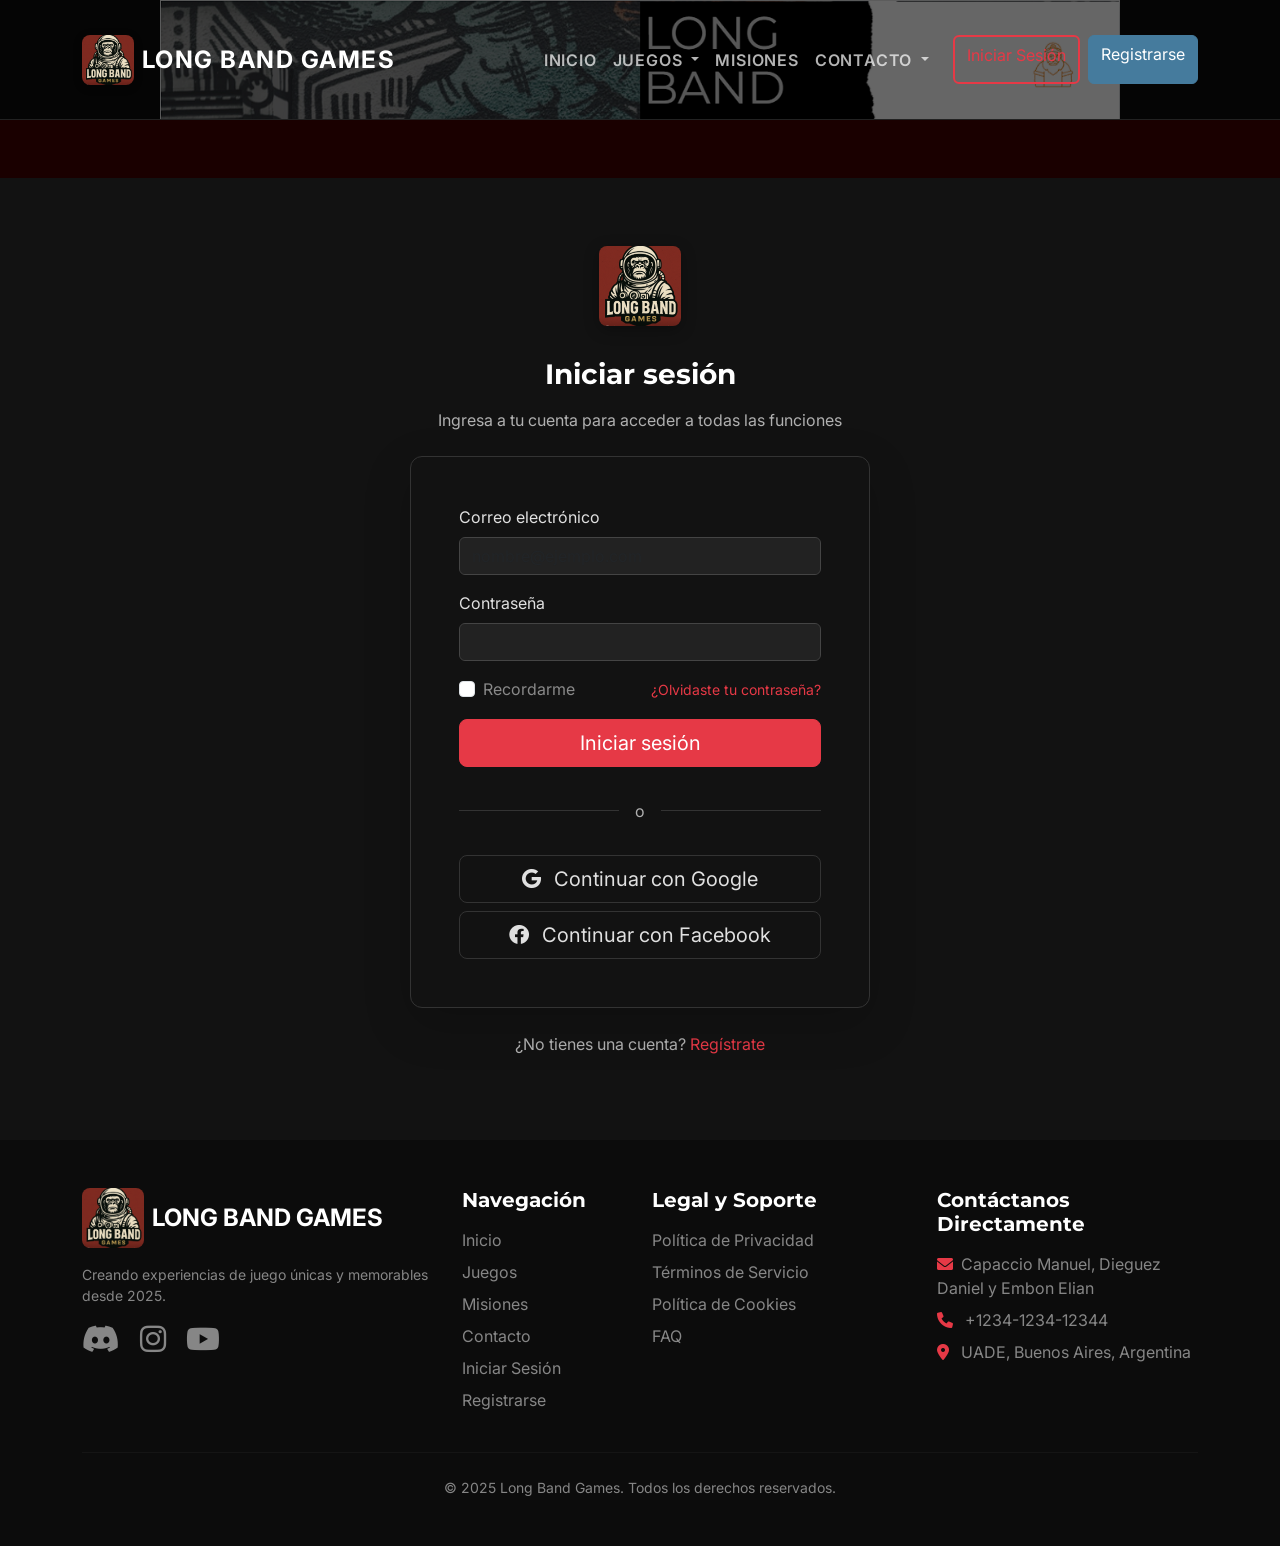
<file: login.html>
<!DOCTYPE html>
<html lang="es">
<head>
    <meta charset="UTF-8">
    <meta name="viewport" content="width=device-width, initial-scale=1.0">
    <title>Iniciar Sesión | Long Band Games</title>
    <link href="https://cdn.jsdelivr.net/npm/bootstrap@5.3.0-alpha1/dist/css/bootstrap.min.css" rel="stylesheet">
    <!-- Font Awesome para íconos -->
    <link rel="stylesheet" href="https://cdnjs.cloudflare.com/ajax/libs/font-awesome/6.0.0/css/all.min.css">
    <!-- Google Fonts (para tipografía profesional) -->
    <link href="https://fonts.googleapis.com/css2?family=Montserrat:wght@700&family=Roboto:wght@400;700&family=Inter:wght@400;600;800&display=swap" rel="stylesheet">
    <!-- CSS personalizado (ruta ajustada: ../css/style.css si login.html está en una subcarpeta, o css/style.css si está en la raíz) -->
    <link rel="stylesheet" href="css/styles.css">
    <style>
        /* Estilos específicos para esta página */
        .login-page-container {
            max-width: 500px;
            margin: 0 auto;
            padding: 20px; /* Añadir padding para móviles */
        }
        
        .login-logo {
            height: 80px; /* Ajustar tamaño del logo */
            width: auto;
            margin-bottom: 2rem;
            border-radius: 8px; /* Mantener bordes redondeados */
            box-shadow: 0 4px 15px rgba(0,0,0,0.3);
        }
        
        .divider {
            display: flex;
            align-items: center;
            text-align: center;
            margin: 2rem 0;
        }
        
        .divider::before, .divider::after {
            content: "";
            flex: 1;
            border-bottom: 1px solid var(--bs-secondary-subtle);
        }
        
        .divider::before {
            margin-right: 1rem;
        }
        
        .divider::after {
            margin-left: 1rem;
        }

        /* Ajustes para los inputs en tema oscuro */
        .form-control {
            background-color: #222; /* Fondo oscuro para los campos de texto */
            border: 1px solid #444; /* Borde más visible */
            color: #e0e0e0; /* Color del texto del input */
        }
        .form-control:focus {
            background-color: #222; 
            border-color: var(--bs-red-primary); /* Borde rojo al enfocar */
            box-shadow: 0 0 0 0.25rem rgba(var(--bs-red-primary-rgb), .25);
            color: #e0e0e0;
        }
        .form-label {
            color: #e0e0e0; /* Color de las etiquetas */
        }
        .text-muted {
            color: var(--bs-muted-light) !important; 
        }
        .form-check-input:checked {
            background-color: var(--bs-red-primary); 
            border-color: var(--bs-red-primary);
        }
        .form-check-input:focus {
            box-shadow: 0 0 0 0.25rem rgba(var(--bs-red-primary-rgb), .25); /* Sombra de enfoque con el color rojo */
        }
        .btn-outline-dark-custom { /* Botones para redes sociales */
            border-color: var(--bs-secondary-subtle);
            color: #e0e0e0;
            background-color: transparent;
            transition: all 0.3s ease;
        }
        .btn-outline-dark-custom:hover {
            background-color: var(--bs-dark-section);
            color: var(--bs-red-primary);
            border-color: var(--bs-red-primary);
        }
    </style>
</head>
<body class="bg-dark-alt text-white">
    <nav class="navbar navbar-expand-lg navbar-dark fixed-top">
        <div class="container">
            <a class="navbar-brand d-flex align-items-center" href="index.html">
                <img src="assets/images/logo.png" alt="Long Band Games Logo" class="logo-navbar me-2">
                <span class="fw-bold fs-4 text-uppercase d-none d-sm-block">Long Band Games</span>
            </a>
            <button class="navbar-toggler" type="button" data-bs-toggle="offcanvas" data-bs-target="#offcanvasNavbar" aria-controls="offcanvasNavbar">
                <span class="navbar-toggler-icon"></span>
            </button>
            
            <div class="offcanvas offcanvas-end text-bg-dark" tabindex="-1" id="offcanvasNavbar" aria-labelledby="offcanvasNavbarLabel">
                <div class="offcanvas-header">
                    <h5 class="offcanvas-title" id="offcanvasNavbarLabel">Menú</h5>
                    <button type="button" class="btn-close btn-close-white" data-bs-dismiss="offcanvas" aria-label="Close"></button>
                </div>
                <div class="offcanvas-body">
                    <ul class="navbar-nav justify-content-end flex-grow-1 pe-3">
                        <li class="nav-item">
                            <a class="nav-link" href="index.html">Inicio</a>
                        </li>
                        <li class="nav-item dropdown">
                            <a class="nav-link dropdown-toggle" href="#" role="button" data-bs-toggle="dropdown" aria-expanded="false">
                                Juegos
                            </a>
                            <ul class="dropdown-menu dropdown-menu-dark">
                                <li><a class="dropdown-item" href="games.html#featured">Juegos Destacados</a></li>
                                <li><a class="dropdown-item" href="games.html#all-games">Lista Cronológica</a></li>
                                <li><hr class="dropdown-divider"></li>
                                <li><a class="dropdown-item" href="games.html#upcoming">Próximos Lanzamientos</a></li>
                            </ul>
                        </li>
                        <li class="nav-item">
                            <a class="nav-link" href="missions.html">Misiones</a>
                        </li>
                        <li class="nav-item dropdown">
                            <a class="nav-link dropdown-toggle" href="#" role="button" data-bs-toggle="dropdown" aria-expanded="false">
                                Contacto
                            </a>
                            <ul class="dropdown-menu dropdown-menu-dark">
                                <li><a class="dropdown-item" href="contact.html?type=job">Currículums</a></li>
                                <li><a class="dropdown-item" href="contact.html?type=bug">Reportar Bugs</a></li>
                                <li><hr class="dropdown-divider"></li>
                                <li><a class="dropdown-item" href="contact.html?type=general">General</a></li>
                            </ul>
                        </li>
                        <li class="nav-item d-lg-none">
                            <a class="nav-link active" aria-current="page" href="login.html">Iniciar Sesión</a>
                        </li>
                        <li class="nav-item d-lg-none">
                            <a class="nav-link text-info" href="register.html">Registrarse</a>
                        </li>
                    </ul>
                    <div class="d-none d-lg-flex">
                        <a href="login.html" class="btn btn-outline-light me-2 btn-custom-outline">Iniciar Sesión</a>
                        <a href="register.html" class="btn btn-primary btn-custom-solid">Registrarse</a>
                    </div>
                </div>
            </div>
        </div>
    </nav>

    <main class="py-5 mt-5 bg-dark"> 
        <div class="login-page-container">
            <div class="text-center mb-4">
    
                <img src="assets/images/logo.png" alt="Long Band Games Studio" class="login-logo">
                <h1 class="h3 mb-3 fw-bold text-white">Iniciar sesión</h1>
                <p class="text-muted-light">Ingresa a tu cuenta para acceder a todas las funciones</p>
            </div>
            
            <div class="card shadow-lg bg-dark-alt border-secondary-subtle">
                <div class="card-body p-4 p-md-5">
                    <form class="needs-validation" novalidate>
                        <div class="mb-3">
                            <label for="email" class="form-label">Correo electrónico</label>
                            <input type="email" class="form-control" id="email" placeholder="nombre@ejemplo.com" required>
                            <div class="invalid-feedback">
                                Por favor ingresa un correo electrónico válido.
                            </div>
                        </div>
                        
                        <div class="mb-3">
                            <label for="password" class="form-label">Contraseña</label>
                            <input type="password" class="form-control" id="password" required>
                            <div class="invalid-feedback">
                                Por favor ingresa tu contraseña.
                            </div>
                        </div>
                        
                        <div class="d-flex justify-content-between align-items-center mb-3">
                            <div class="form-check">
                                <input class="form-check-input" type="checkbox" id="remember">
                                <label class="form-check-label text-white-50" for="remember">Recordarme</label>
                            </div>
                            <a href="#" class="small text-red-primary text-decoration-none hover-underline">¿Olvidaste tu contraseña?</a>
                        </div>
                        
                        <button class="w-100 btn btn-lg btn-red-primary" type="submit">Iniciar sesión</button>
                        
                        <div class="divider">
                            <span class="text-muted-light">o</span>
                        </div>
                        
                        <div class="d-grid gap-2">
                            <a href="#" class="btn btn-lg btn-outline-dark-custom">
                                <i class="fab fa-google me-2"></i> Continuar con Google
                            </a>
                            <a href="#" class="btn btn-lg btn-outline-dark-custom">
                                <i class="fab fa-facebook me-2"></i> Continuar con Facebook
                            </a>
                        </div>
                    </form>
                </div>
            </div>
            
            <div class="text-center mt-4">
                <p class="text-muted-light">¿No tienes una cuenta? <a href="register.html" class="text-red-primary text-decoration-none hover-underline">Regístrate</a></p>
            </div>
        </div>
    </main>
    
    <footer class="bg-black text-white-50 py-5">
        <div class="container">
            <div class="row">
                <div class="col-lg-4 mb-4 mb-lg-0">
                    <a href="index.html" class="d-flex align-items-center mb-3 text-white text-decoration-none">
                        <img src="assets/images/logo.png" alt="Long Band Games Logo" class="logo-footer me-2">
                        <span class="fw-bold fs-4 text-uppercase">Long Band Games</span>
                    </a>
                    <p class="small">Creando experiencias de juego únicas y memorables desde 2025.</p>
                    <div class="social-icons mt-3">
                        <a href="#" class="text-white-50 me-3 hover-red"><i class="fab fa-discord fa-lg"></i></a>
                        <a href="#" class="text-white-50 me-3 hover-red"><i class="fab fa-instagram fa-lg"></i></a>
                        <a href="#" class="text-white-50 me-3 hover-red"><i class="fab fa-youtube fa-lg"></i></a>
                    </div>
                </div>
                <div class="col-lg-2 col-md-4 mb-4 mb-lg-0">
                    <h5 class="text-white fw-bold mb-3">Navegación</h5>
                    <ul class="list-unstyled">
                        <li class="mb-2"><a href="index.html" class="text-white-50 text-decoration-none hover-red">Inicio</a></li>
                        <li class="mb-2"><a href="games.html" class="text-white-50 text-decoration-none hover-red">Juegos</a></li>
                        <li class="mb-2"><a href="missions.html" class="text-white-50 text-decoration-none hover-red">Misiones</a></li>
                        <li class="mb-2"><a href="contact.html" class="text-white-50 text-decoration-none hover-red">Contacto</a></li>
                        <li class="mb-2"><a href="login.html" class="text-white-50 text-decoration-none hover-red">Iniciar Sesión</a></li>
                        <li class="mb-2"><a href="register.html" class="text-white-50 text-decoration-none hover-red">Registrarse</a></li>
                    </ul>
                </div>
                <div class="col-lg-3 col-md-4 mb-4 mb-lg-0">
                    <h5 class="text-white fw-bold mb-3">Legal y Soporte</h5>
                    <ul class="list-unstyled">
                        <li class="mb-2"><a href="#" class="text-white-50 text-decoration-none hover-red">Política de Privacidad</a></li>
                        <li class="mb-2"><a href="#" class="text-white-50 text-decoration-none hover-red">Términos de Servicio</a></li>
                        <li class="mb-2"><a href="#" class="text-white-50 text-decoration-none hover-red">Política de Cookies</a></li>
                        <li class="mb-2"><a href="#" class="text-white-50 text-decoration-none hover-red">FAQ</a></li>
                    </ul>
                </div>
                <div class="col-lg-3 col-md-4">
                    <h5 class="text-white fw-bold mb-3">Contáctanos Directamente</h5>
                    <ul class="list-unstyled">
                        <li class="mb-2"><i class="fas fa-envelope me-2 text-red-primary"></i>Capaccio Manuel, Dieguez Daniel y Embon Elian</li>
                        <li class="mb-2"><i class="fas fa-phone me-2 text-red-primary"></i> +1234-1234-12344</li>
                        <li class="mb-2"><i class="fas fa-map-marker-alt me-2 text-red-primary"></i> UADE, Buenos Aires, Argentina</li>
                    </ul>
                </div>
            </div>
            <hr class="border-secondary-subtle my-4">
            <div class="text-center small text-white-50">
                &copy; 2025 Long Band Games. Todos los derechos reservados.
            </div>
        </div>
    </footer>
    
    <script src="https://cdn.jsdelivr.net/npm/bootstrap@5.3.0-alpha1/dist/js/bootstrap.bundle.min.js"></script>
    <script src="js/main.js"></script>
    <script>
        // Bootstrap 5 form validation
        document.addEventListener('DOMContentLoaded', function() {
            const form = document.querySelector('.needs-validation');
            form.addEventListener('submit', function(event) {
                if (!form.checkValidity()) {
                    event.preventDefault();
                    event.stopPropagation();
                }
                form.classList.add('was-validated');
            }, false);
        });
    </script>
</body>
</html>
</file>
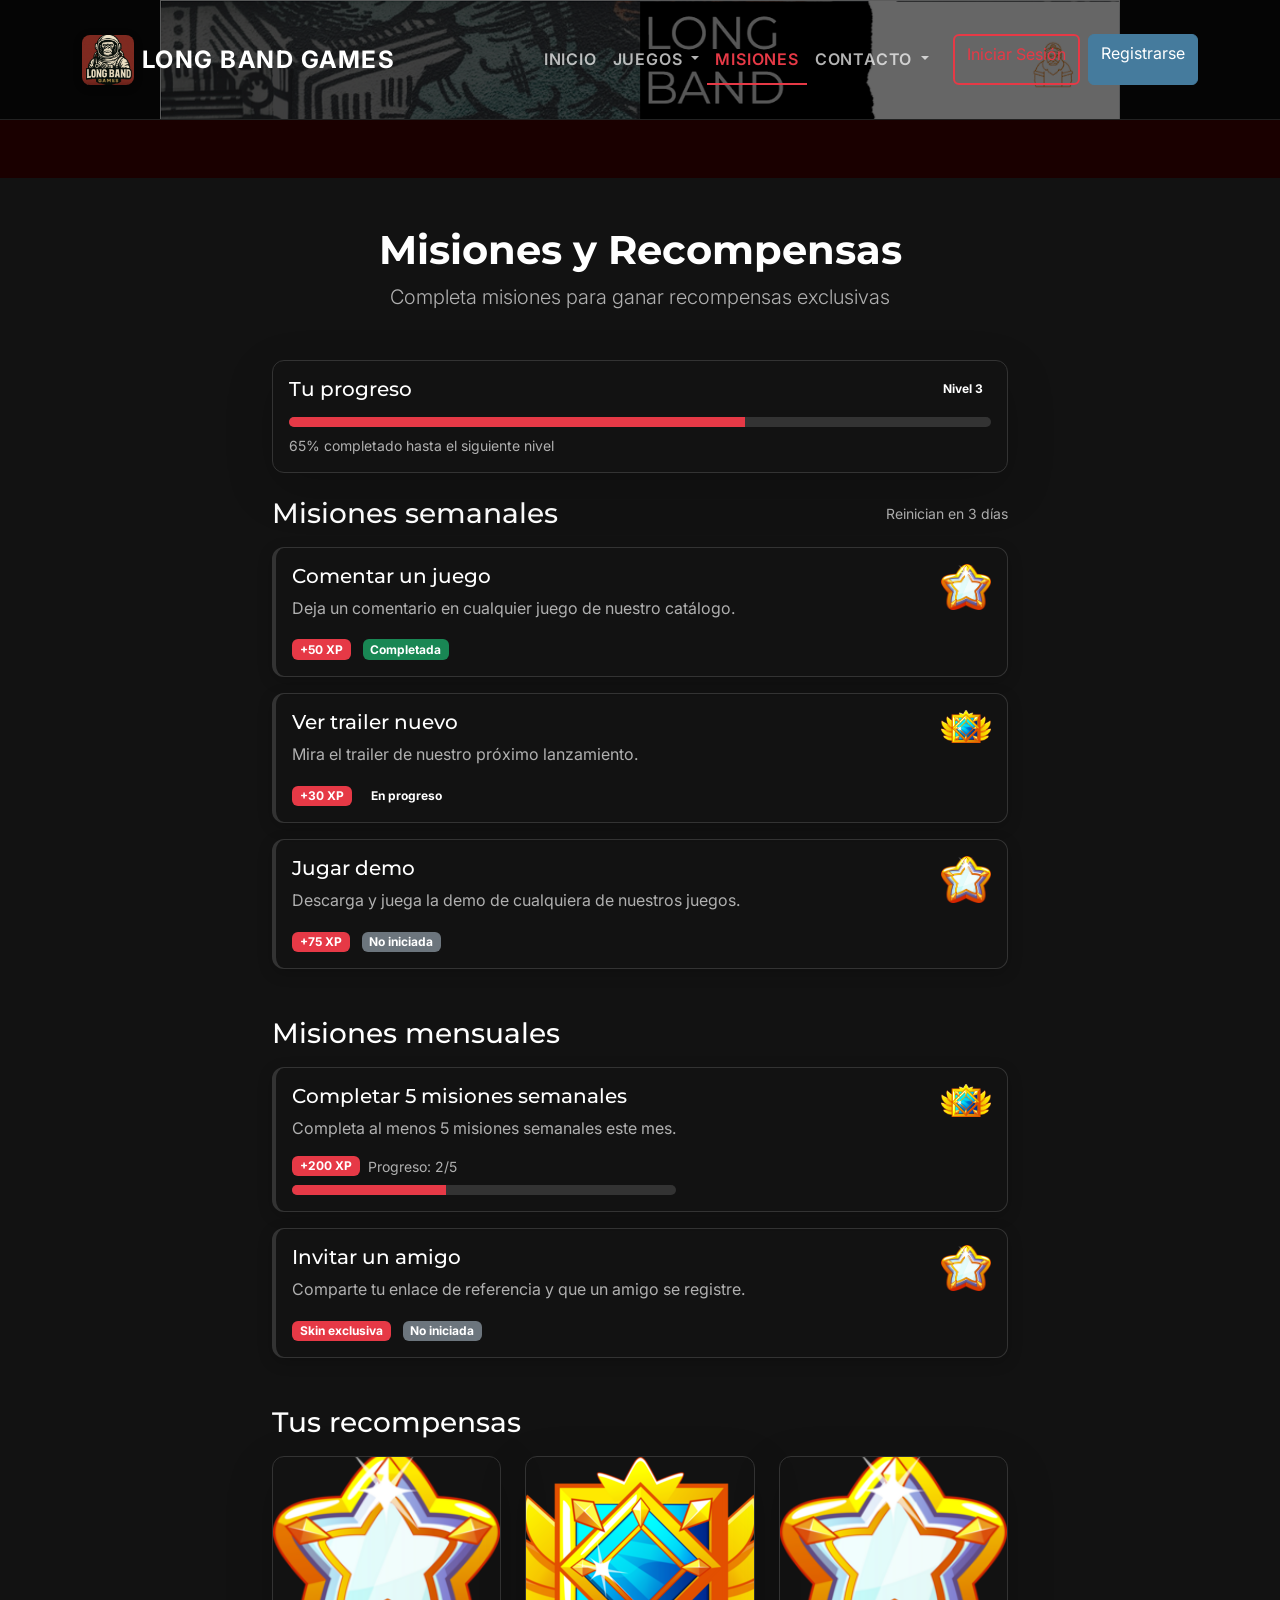
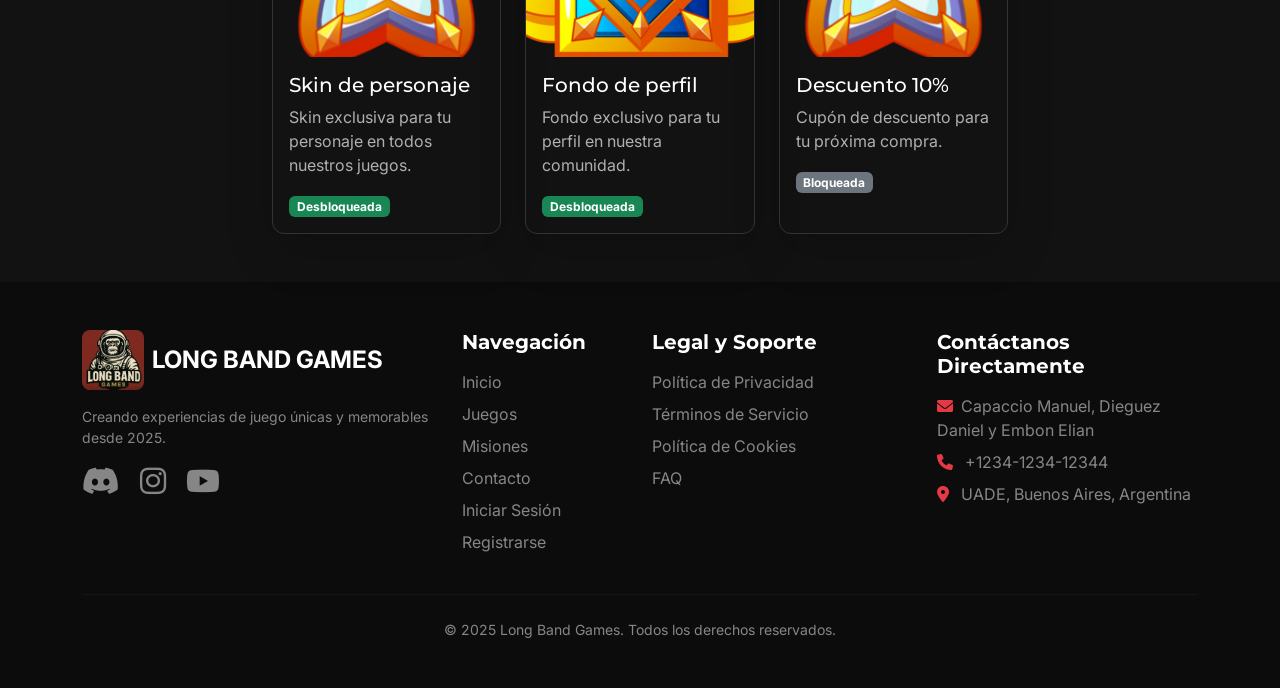
<file: missions.html>
<!DOCTYPE html>
<html lang="es">
<head>
    <meta charset="UTF-8">
    <meta name="viewport" content="width=device-width, initial-scale=1.0">
    <title>Misiones | Long Band Games</title>
    <link href="https://cdn.jsdelivr.net/npm/bootstrap@5.3.0-alpha1/dist/css/bootstrap.min.css" rel="stylesheet">
    <!-- Font Awesome para íconos -->
    <link rel="stylesheet" href="https://cdnjs.cloudflare.com/ajax/libs/font-awesome/6.0.0/css/all.min.css">
    <!-- Google Fonts (para tipografía profesional) -->
    <link href="https://fonts.googleapis.com/css2?family=Montserrat:wght@700&family=Roboto:wght@400;700&family=Inter:wght@400;600;800&display=swap" rel="stylesheet">
    <!-- CSS personalizado -->
    <link rel="stylesheet" href="css/styles.css">
    <style>
        .mission-card {
            transition: all 0.3s ease;
            border-left: 4px solid transparent;
        }
        
        .mission-card:hover {
            transform: translateY(-3px);
            box-shadow: 0 5px 15px rgba(0, 0, 0, 0.3); /* Sombra más pronunciada en hover */
        }
        
        .mission-card.completed {
            border-left-color: var(--bs-red-primary); /* Borde rojo para completadas */
            background-color: rgba(var(--bs-red-primary-rgb), 0.08); /* Fondo sutilmente rojo */
        }
        
        .mission-card.in-progress {
            border-left-color: var(--bs-blue-primary); /* Borde azul para en progreso */
            background-color: rgba(var(--bs-blue-primary-rgb), 0.08); /* Fondo sutilmente azul */
        }
        
        .reward-badge {
            background-color: var(--bs-red-primary); 
            color: white;
        }
        
        .progress {
            height: 10px;
            background-color: var(--bs-secondary-subtle); /* Fondo de la barra de progreso más oscuro */
        }
        .progress-bar {
            background-color: var(--bs-red-primary); /* Color de la barra de progreso */
        }
    </style>
</head>
<body class="bg-dark-alt text-white">
    <nav class="navbar navbar-expand-lg navbar-dark fixed-top">
        <div class="container">
            <a class="navbar-brand d-flex align-items-center" href="index.html">
                <img src="assets/images/logo.png" alt="Long Band Games Logo" class="logo-navbar me-2">
                <span class="fw-bold fs-4 text-uppercase d-none d-sm-block">Long Band Games</span>
            </a>
            <button class="navbar-toggler" type="button" data-bs-toggle="offcanvas" data-bs-target="#offcanvasNavbar" aria-controls="offcanvasNavbar">
                <span class="navbar-toggler-icon"></span>
            </button>
            
            <div class="offcanvas offcanvas-end text-bg-dark" tabindex="-1" id="offcanvasNavbar" aria-labelledby="offcanvasNavbarLabel">
                <div class="offcanvas-header">
                    <h5 class="offcanvas-title" id="offcanvasNavbarLabel">Menú</h5>
                    <button type="button" class="btn-close btn-close-white" data-bs-dismiss="offcanvas" aria-label="Close"></button>
                </div>
                <div class="offcanvas-body">
                    <ul class="navbar-nav justify-content-end flex-grow-1 pe-3">
                        <li class="nav-item">
                            <a class="nav-link" href="index.html">Inicio</a>
                        </li>
                        <li class="nav-item dropdown">
                            <a class="nav-link dropdown-toggle" href="#" role="button" data-bs-toggle="dropdown" aria-expanded="false">
                                Juegos
                            </a>
                            <ul class="dropdown-menu dropdown-menu-dark">
                                <li><a class="dropdown-item" href="games.html#featured">Juegos Destacados</a></li>
                                <li><a class="dropdown-item" href="games.html#all-games">Lista Cronológica</a></li>
                                <li><hr class="dropdown-divider"></li>
                                <li><a class="dropdown-item" href="games.html#upcoming">Próximos Lanzamientos</a></li>
                            </ul>
                        </li>
                        <li class="nav-item">
                            <a class="nav-link active" aria-current="page" href="missions.html">Misiones</a>
                        </li>
                        <li class="nav-item dropdown">
                            <a class="nav-link dropdown-toggle" href="#" role="button" data-bs-toggle="dropdown" aria-expanded="false">
                                Contacto
                            </a>
                            <ul class="dropdown-menu dropdown-menu-dark">
                                <li><a class="dropdown-item" href="contact.html?type=job">Currículums</a></li>
                                <li><a class="dropdown-item" href="contact.html?type=bug">Reportar Bugs</a></li>
                                <li><hr class="dropdown-divider"></li>
                                <li><a class="dropdown-item" href="contact.html?type=general">General</a></li>
                            </ul>
                        </li>
                        <li class="nav-item d-lg-none">
                            <a class="nav-link text-primary" href="login.html">Iniciar Sesión</a>
                        </li>
                        <li class="nav-item d-lg-none">
                            <a class="nav-link text-info" href="register.html">Registrarse</a>
                        </li>
                    </ul>
                    <div class="d-none d-lg-flex">
                        <a href="login.html" class="btn btn-outline-light me-2 btn-custom-outline">Iniciar Sesión</a>
                        <a href="register.html" class="btn btn-primary btn-custom-solid">Registrarse</a>
                    </div>
                </div>
            </div>
        </div>
    </nav>
    
    <main class="py-5 mt-5 bg-dark"> 
        <div class="container">
            <div class="row">
                <div class="col-lg-8 mx-auto">
                    <div class="text-center mb-5">
                        <h1 class="fw-bold text-white">Misiones y Recompensas</h1>
                        <p class="lead text-muted-light">Completa misiones para ganar recompensas exclusivas</p>
                    </div>
                    
                    <!-- Barra de progreso del jugador -->
                    <div class="card mb-4 shadow-lg bg-dark-alt border-secondary-subtle">
                        <div class="card-body">
                            <div class="d-flex justify-content-between align-items-center mb-3">
                                <h5 class="card-title mb-0 text-white">Tu progreso</h5>
                                <span class="badge bg-red-primary">Nivel 3</span> 
                            </div>
                            <div class="progress mb-2">
                                <div class="progress-bar" role="progressbar" style="width: 65%;" aria-valuenow="65" aria-valuemin="0" aria-valuemax="100"></div>
                            </div>
                            <p class="small text-muted-light mb-0">65% completado hasta el siguiente nivel</p>
                        </div>
                    </div>
                    
                    <!-- Misiones semanales -->
                    <div class="mb-5">
                        <div class="d-flex justify-content-between align-items-center mb-3">
                            <h3 class="mb-0 text-white">Misiones semanales</h3>
                            <small class="text-muted-light">Reinician en 3 días</small>
                        </div>
                        
                        <div class="mission-card card mb-3 completed bg-dark-alt border-secondary-subtle">
                            <div class="card-body">
                                <div class="d-flex justify-content-between align-items-start">
                                    <div>
                                        <h5 class="card-title text-white">Comentar un juego</h5>
                                        <p class="card-text text-muted-light">Deja un comentario en cualquier juego de nuestro catálogo.</p>
                                        <span class="badge reward-badge me-2">+50 XP</span>
                                        <span class="badge bg-success">Completada</span>
                                    </div>
                                    
                                    <img src="assets/images/reward1.png" alt="Recompensa" width="50">
                                </div>
                            </div>
                        </div>
                        
                        <div class="mission-card card mb-3 in-progress bg-dark-alt border-secondary-subtle">
                            <div class="card-body">
                                <div class="d-flex justify-content-between align-items-start">
                                    <div>
                                        <h5 class="card-title text-white">Ver trailer nuevo</h5>
                                        <p class="card-text text-muted-light">Mira el trailer de nuestro próximo lanzamiento.</p>
                                        <span class="badge reward-badge me-2">+30 XP</span>
                                        <span class="badge bg-blue-primary">En progreso</span> 
                                    </div>
                                    
                                    <img src="assets/images/reward2.png" alt="Recompensa" width="50">
                                </div>
                            </div>
                        </div>
                        
                        <div class="mission-card card mb-3 bg-dark-alt border-secondary-subtle">
                            <div class="card-body">
                                <div class="d-flex justify-content-between align-items-start">
                                    <div>
                                        <h5 class="card-title text-white">Jugar demo</h5>
                                        <p class="card-text text-muted-light">Descarga y juega la demo de cualquiera de nuestros juegos.</p>
                                        <span class="badge reward-badge me-2">+75 XP</span>
                                        <span class="badge bg-secondary">No iniciada</span>
                                    </div>
                                    
                                    <img src="assets/images/reward1.png" alt="Recompensa" width="50">
                                </div>
                            </div>
                        </div>
                    </div>
                    
                    <!-- Misiones mensuales -->
                    <div class="mb-5">
                        <h3 class="mb-3 text-white">Misiones mensuales</h3>
                        
                        <div class="mission-card card mb-3 bg-dark-alt border-secondary-subtle">
                            <div class="card-body">
                                <div class="d-flex justify-content-between align-items-start">
                                    <div>
                                        <h5 class="card-title text-white">Completar 5 misiones semanales</h5>
                                        <p class="card-text text-muted-light">Completa al menos 5 misiones semanales este mes.</p>
                                        <div class="d-flex align-items-center">
                                            <span class="badge reward-badge me-2">+200 XP</span>
                                            <small class="text-muted-light">Progreso: 2/5</small>
                                        </div>
                                        <div class="progress mt-2">
                                            <div class="progress-bar" role="progressbar" style="width: 40%;" aria-valuenow="40" aria-valuemin="0" aria-valuemax="100"></div>
                                        </div>
                                    </div>
                                    
                                    <img src="assets/images/reward2.png" alt="Recompensa" width="50">
                                </div>
                            </div>
                        </div>
                        
                        <div class="mission-card card mb-3 bg-dark-alt border-secondary-subtle">
                            <div class="card-body">
                                <div class="d-flex justify-content-between align-items-start">
                                    <div>
                                        <h5 class="card-title text-white">Invitar un amigo</h5>
                                        <p class="card-text text-muted-light">Comparte tu enlace de referencia y que un amigo se registre.</p>
                                        <span class="badge reward-badge me-2">Skin exclusiva</span>
                                        <span class="badge bg-secondary">No iniciada</span>
                                    </div>
                                   
                                    <img src="assets/images/reward1.png" alt="Recompensa" width="50">
                                </div>
                            </div>
                        </div>
                    </div>
                    
                    <!-- Recompensas disponibles -->
                    <div>
                        <h3 class="mb-3 text-white">Tus recompensas</h3>
                        
                        <div class="row row-cols-1 row-cols-md-3 g-4">
                            <div class="col">
                                <div class="card h-100 shadow-lg bg-dark-alt border-secondary-subtle">
                                    
                                    <img src="assets/images/reward1.png" class="card-img-top" alt="Recompensa 1">
                                    <div class="card-body">
                                        <h5 class="card-title text-white">Skin de personaje</h5>
                                        <p class="card-text text-muted-light">Skin exclusiva para tu personaje en todos nuestros juegos.</p>
                                        <span class="badge bg-success">Desbloqueada</span>
                                    </div>
                                </div>
                            </div>
                            <div class="col">
                                <div class="card h-100 shadow-lg bg-dark-alt border-secondary-subtle">
                                    
                                    <img src="assets/images/reward2.png" class="card-img-top" alt="Recompensa 2">
                                    <div class="card-body">
                                        <h5 class="card-title text-white">Fondo de perfil</h5>
                                        <p class="card-text text-muted-light">Fondo exclusivo para tu perfil en nuestra comunidad.</p>
                                        <span class="badge bg-success">Desbloqueada</span>
                                    </div>
                                </div>
                            </div>
                            <div class="col">
                                <div class="card h-100 shadow-lg bg-dark-alt border-secondary-subtle">
                                   
                                    <img src="assets/images/reward1.png" class="card-img-top" alt="Recompensa 3">
                                    <div class="card-body">
                                        <h5 class="card-title text-white">Descuento 10%</h5>
                                        <p class="card-text text-muted-light">Cupón de descuento para tu próxima compra.</p>
                                        <span class="badge bg-secondary">Bloqueada</span>
                                    </div>
                                </div>
                            </div>
                        </div>
                    </div>
                </div>
            </div>
        </div>
    </main>
    
    <footer class="bg-black text-white-50 py-5">
        <div class="container">
            <div class="row">
                <div class="col-lg-4 mb-4 mb-lg-0">
                    <a href="index.html" class="d-flex align-items-center mb-3 text-white text-decoration-none">
                        <img src="assets/images/logo.png" alt="Long Band Games Logo" class="logo-footer me-2">
                        <span class="fw-bold fs-4 text-uppercase">Long Band Games</span>
                    </a>
                    <p class="small">Creando experiencias de juego únicas y memorables desde 2025.</p>
                    <div class="social-icons mt-3">
                        <a href="#" class="text-white-50 me-3 hover-red"><i class="fab fa-discord fa-lg"></i></a>
                        <a href="#" class="text-white-50 me-3 hover-red"><i class="fab fa-instagram fa-lg"></i></a>
                        <a href="#" class="text-white-50 me-3 hover-red"><i class="fab fa-youtube fa-lg"></i></a>
                    </div>
                </div>
                <div class="col-lg-2 col-md-4 mb-4 mb-lg-0">
                    <h5 class="text-white fw-bold mb-3">Navegación</h5>
                    <ul class="list-unstyled">
                        <li class="mb-2"><a href="index.html" class="text-white-50 text-decoration-none hover-red">Inicio</a></li>
                        <li class="mb-2"><a href="games.html" class="text-white-50 text-decoration-none hover-red">Juegos</a></li>
                        <li class="mb-2"><a href="missions.html" class="text-white-50 text-decoration-none hover-red">Misiones</a></li>
                        <li class="mb-2"><a href="contact.html" class="text-white-50 text-decoration-none hover-red">Contacto</a></li>
                        <li class="mb-2"><a href="login.html" class="text-white-50 text-decoration-none hover-red">Iniciar Sesión</a></li>
                        <li class="mb-2"><a href="register.html" class="text-white-50 text-decoration-none hover-red">Registrarse</a></li>
                    </ul>
                </div>
                <div class="col-lg-3 col-md-4 mb-4 mb-lg-0">
                    <h5 class="text-white fw-bold mb-3">Legal y Soporte</h5>
                    <ul class="list-unstyled">
                        <li class="mb-2"><a href="#" class="text-white-50 text-decoration-none hover-red">Política de Privacidad</a></li>
                        <li class="mb-2"><a href="#" class="text-white-50 text-decoration-none hover-red">Términos de Servicio</a></li>
                        <li class="mb-2"><a href="#" class="text-white-50 text-decoration-none hover-red">Política de Cookies</a></li>
                        <li class="mb-2"><a href="#" class="text-white-50 text-decoration-none hover-red">FAQ</a></li>
                    </ul>
                </div>
                <div class="col-lg-3 col-md-4">
                    <h5 class="text-white fw-bold mb-3">Contáctanos Directamente</h5>
                    <ul class="list-unstyled">
                        <li class="mb-2"><i class="fas fa-envelope me-2 text-red-primary"></i>Capaccio Manuel, Dieguez Daniel y Embon Elian</li>
                        <li class="mb-2"><i class="fas fa-phone me-2 text-red-primary"></i> +1234-1234-12344</li>
                        <li class="mb-2"><i class="fas fa-map-marker-alt me-2 text-red-primary"></i> UADE, Buenos Aires, Argentina</li>
                    </ul>
                </div>
            </div>
            <hr class="border-secondary-subtle my-4">
            <div class="text-center small text-white-50">
                &copy; 2025 Long Band Games. Todos los derechos reservados.
            </div>
        </div>
    </footer>
    
    <script src="https://cdn.jsdelivr.net/npm/bootstrap@5.3.0-alpha1/dist/js/bootstrap.bundle.min.js"></script>
    <script src="js/main.js"></script>
</body>
</html>
</file>
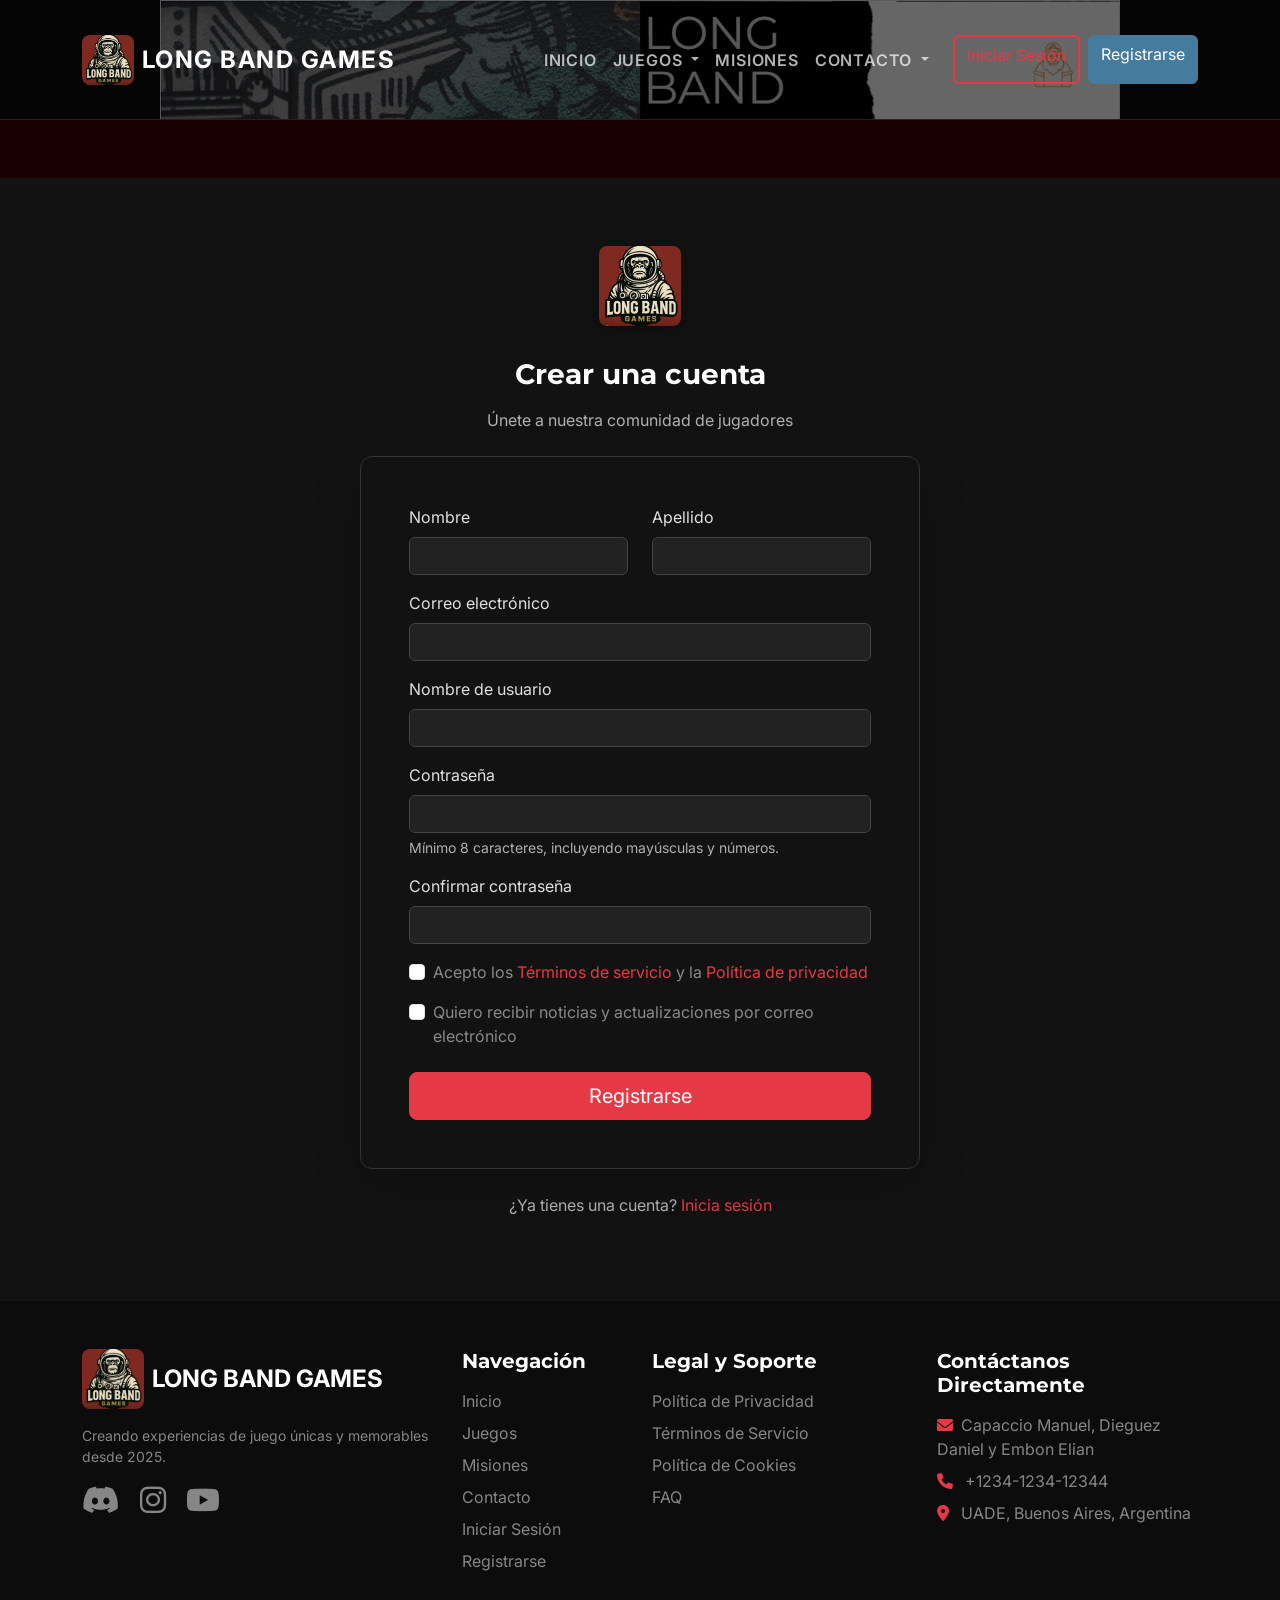
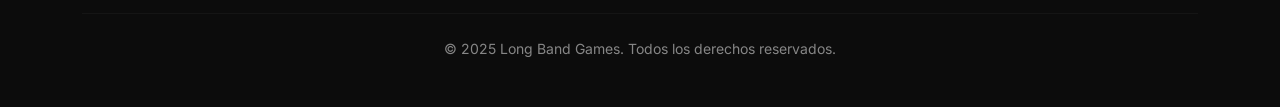
<file: register.html>
<!DOCTYPE html>
<html lang="es">
<head>
    <meta charset="UTF-8">
    <meta name="viewport" content="width=device-width, initial-scale=1.0">
    <title>Registrarse | Long Band Games</title>
    <link href="https://cdn.jsdelivr.net/npm/bootstrap@5.3.0-alpha1/dist/css/bootstrap.min.css" rel="stylesheet">
    <!-- Font Awesome para íconos -->
    <link rel="stylesheet" href="https://cdnjs.cloudflare.com/ajax/libs/font-awesome/6.0.0/css/all.min.css">
    <!-- Google Fonts (para tipografía profesional) -->
    <link href="https://fonts.googleapis.com/css2?family=Montserrat:wght@700&family=Roboto:wght@400;700&family=Inter:wght@400;600;800&display=swap" rel="stylesheet">
    <!-- CSS personalizado (ruta ajustada: ../css/style.css si register.html está en una subcarpeta, o css/style.css si está en la raíz) -->
    <link rel="stylesheet" href="css/styles.css"> 
    <style>
        
        .register-page-container {
            max-width: 600px;
            margin: 0 auto;
            padding: 20px; /
        }
        
        .register-logo {
            height: 80px; 
            width: auto;
            margin-bottom: 2rem;
            border-radius: 8px; /* Mantener bordes redondeados */
            box-shadow: 0 4px 15px rgba(0,0,0,0.3);
        }
        
        /* Estilos para el checkbox en tema oscuro */
        .form-check-input:checked {
            background-color: var(--bs-red-primary); 
            border-color: var(--bs-red-primary);
        }
        .form-check-input:focus {
            box-shadow: 0 0 0 0.25rem rgba(var(--bs-red-primary-rgb), .25); /* Sombra de enfoque con el color rojo */
        }

        /* Ajustes para los inputs en tema oscuro */
        .form-control {
            background-color: #222; /* Fondo oscuro para los campos de texto */
            border: 1px solid #444; /* Borde más visible */
            color: #e0e0e0; /* Color del texto del input */
        }
        .form-control:focus {
            background-color: #222;
            border-color: var(--bs-red-primary); /* Borde rojo al enfocar */
            box-shadow: 0 0 0 0.25rem rgba(var(--bs-red-primary-rgb), .25);
            color: #e0e0e0;
        }
        .form-label {
            color: #e0e0e0; /* Color de las etiquetas */
        }
        .form-text {
            color: var(--bs-muted-light); /* Color para texto de ayuda */
        }
        .text-muted {
            color: var(--bs-muted-light) !important;
        }
    </style>
</head>
<body class="bg-dark-alt text-white">
    <nav class="navbar navbar-expand-lg navbar-dark fixed-top">
        <div class="container">
            <a class="navbar-brand d-flex align-items-center" href="index.html">
                <img src="assets/images/logo.png" alt="Long Band Games Logo" class="logo-navbar me-2">
                <span class="fw-bold fs-4 text-uppercase d-none d-sm-block">Long Band Games</span>
            </a>
            <button class="navbar-toggler" type="button" data-bs-toggle="offcanvas" data-bs-target="#offcanvasNavbar" aria-controls="offcanvasNavbar">
                <span class="navbar-toggler-icon"></span>
            </button>
            
            <div class="offcanvas offcanvas-end text-bg-dark" tabindex="-1" id="offcanvasNavbar" aria-labelledby="offcanvasNavbarLabel">
                <div class="offcanvas-header">
                    <h5 class="offcanvas-title" id="offcanvasNavbarLabel">Menú</h5>
                    <button type="button" class="btn-close btn-close-white" data-bs-dismiss="offcanvas" aria-label="Close"></button>
                </div>
                <div class="offcanvas-body">
                    <ul class="navbar-nav justify-content-end flex-grow-1 pe-3">
                        <li class="nav-item">
                            <a class="nav-link" href="index.html">Inicio</a>
                        </li>
                        <li class="nav-item dropdown">
                            <a class="nav-link dropdown-toggle" href="#" role="button" data-bs-toggle="dropdown" aria-expanded="false">
                                Juegos
                            </a>
                            <ul class="dropdown-menu dropdown-menu-dark">
                                <li><a class="dropdown-item" href="games.html#featured">Juegos Destacados</a></li>
                                <li><a class="dropdown-item" href="games.html#all-games">Lista Cronológica</a></li>
                                <li><hr class="dropdown-divider"></li>
                                <li><a class="dropdown-item" href="games.html#upcoming">Próximos Lanzamientos</a></li>
                            </ul>
                        </li>
                        <li class="nav-item">
                            <a class="nav-link" href="missions.html">Misiones</a>
                        </li>
                        <li class="nav-item dropdown">
                            <a class="nav-link dropdown-toggle" href="#" role="button" data-bs-toggle="dropdown" aria-expanded="false">
                                Contacto
                            </a>
                            <ul class="dropdown-menu dropdown-menu-dark">
                                <li><a class="dropdown-item" href="contact.html?type=job">Currículums</a></li>
                                <li><a class="dropdown-item" href="contact.html?type=bug">Reportar Bugs</a></li>
                                <li><hr class="dropdown-divider"></li>
                                <li><a class="dropdown-item" href="contact.html?type=general">General</a></li>
                            </ul>
                        </li>
                        <li class="nav-item d-lg-none">
                            <a class="nav-link active text-primary" aria-current="page" href="login.html">Iniciar Sesión</a>
                        </li>
                        <li class="nav-item d-lg-none">
                            <a class="nav-link text-info" href="register.html">Registrarse</a>
                        </li>
                    </ul>
                    <div class="d-none d-lg-flex">
                        <a href="login.html" class="btn btn-outline-light me-2 btn-custom-outline">Iniciar Sesión</a>
                        <a href="register.html" class="btn btn-primary btn-custom-solid">Registrarse</a>
                    </div>
                </div>
            </div>
        </div>
    </nav>

    <main class="py-5 mt-5 bg-dark"> 
        <div class="register-page-container">
            <div class="text-center mb-4">
                
                <img src="assets/images/logo.png" alt="Long Band Games Studio" class="register-logo">
                <h1 class="h3 mb-3 fw-bold text-white">Crear una cuenta</h1>
                <p class="text-muted-light">Únete a nuestra comunidad de jugadores</p>
            </div>
            
            <div class="card shadow-lg bg-dark-alt border-secondary-subtle">
                <div class="card-body p-4 p-md-5">
                    <form class="needs-validation" novalidate>
                        <div class="row">
                            <div class="col-md-6 mb-3">
                                <label for="firstName" class="form-label">Nombre</label>
                                <input type="text" class="form-control" id="firstName" required>
                                <div class="invalid-feedback">
                                    Por favor ingresa tu nombre.
                                </div>
                            </div>
                            <div class="col-md-6 mb-3">
                                <label for="lastName" class="form-label">Apellido</label>
                                <input type="text" class="form-control" id="lastName" required>
                                <div class="invalid-feedback">
                                    Por favor ingresa tu apellido.
                                </div>
                            </div>
                        </div>
                        
                        <div class="mb-3">
                            <label for="email" class="form-label">Correo electrónico</label>
                            <input type="email" class="form-control" id="email" required>
                            <div class="invalid-feedback">
                                Por favor ingresa un correo electrónico válido.
                            </div>
                        </div>
                        
                        <div class="mb-3">
                            <label for="username" class="form-label">Nombre de usuario</label>
                            <input type="text" class="form-control" id="username" required>
                            <div class="invalid-feedback">
                                Por favor elige un nombre de usuario.
                            </div>
                        </div>
                        
                        <div class="mb-3">
                            <label for="password" class="form-label">Contraseña</label>
                            <input type="password" class="form-control" id="password" required>
                            <div class="invalid-feedback">
                                Por favor crea una contraseña.
                            </div>
                            <div class="form-text">Mínimo 8 caracteres, incluyendo mayúsculas y números.</div>
                        </div>
                        
                        <div class="mb-3">
                            <label for="confirmPassword" class="form-label">Confirmar contraseña</label>
                            <input type="password" class="form-control" id="confirmPassword" required>
                            <div class="invalid-feedback">
                                Las contraseñas no coinciden.
                            </div>
                        </div>
                        
                        <div class="mb-3">
                            <div class="form-check">
                                <input class="form-check-input" type="checkbox" id="terms" required>
                                <label class="form-check-label text-white-50" for="terms">
                                    Acepto los <a href="#" class="text-red-primary text-decoration-none hover-underline">Términos de servicio</a> y la <a href="#" class="text-red-primary text-decoration-none hover-underline">Política de privacidad</a>
                                </label>
                                <div class="invalid-feedback">
                                    Debes aceptar los términos para continuar.
                                </div>
                            </div>
                        </div>
                        
                        <div class="mb-4">
                            <div class="form-check">
                                <input class="form-check-input" type="checkbox" id="newsletter">
                                <label class="form-check-label text-white-50" for="newsletter">
                                    Quiero recibir noticias y actualizaciones por correo electrónico
                                </label>
                            </div>
                        </div>
                        
                        <button class="w-100 btn btn-lg btn-red-primary" type="submit">Registrarse</button>
                    </form>
                </div>
            </div>
            
            <div class="text-center mt-4">
                <p class="text-muted-light">¿Ya tienes una cuenta? <a href="login.html" class="text-red-primary text-decoration-none hover-underline">Inicia sesión</a></p>
            </div>
        </div>
    </main>
    
    
    <footer class="bg-black text-white-50 py-5">
        <div class="container">
            <div class="row">
                <div class="col-lg-4 mb-4 mb-lg-0">
                    <a href="index.html" class="d-flex align-items-center mb-3 text-white text-decoration-none">
                        <img src="assets/images/logo.png" alt="Long Band Games Logo" class="logo-footer me-2">
                        <span class="fw-bold fs-4 text-uppercase">Long Band Games</span>
                    </a>
                    <p class="small">Creando experiencias de juego únicas y memorables desde 2025.</p>
                    <div class="social-icons mt-3">
                        <a href="#" class="text-white-50 me-3 hover-red"><i class="fab fa-discord fa-lg"></i></a>
                        <a href="#" class="text-white-50 me-3 hover-red"><i class="fab fa-instagram fa-lg"></i></a>
                        <a href="#" class="text-white-50 me-3 hover-red"><i class="fab fa-youtube fa-lg"></i></a>
                    </div>
                </div>
                <div class="col-lg-2 col-md-4 mb-4 mb-lg-0">
                    <h5 class="text-white fw-bold mb-3">Navegación</h5>
                    <ul class="list-unstyled">
                        <li class="mb-2"><a href="index.html" class="text-white-50 text-decoration-none hover-red">Inicio</a></li>
                        <li class="mb-2"><a href="games.html" class="text-white-50 text-decoration-none hover-red">Juegos</a></li>
                        <li class="mb-2"><a href="missions.html" class="text-white-50 text-decoration-none hover-red">Misiones</a></li>
                        <li class="mb-2"><a href="contact.html" class="text-white-50 text-decoration-none hover-red">Contacto</a></li>
                        <li class="mb-2"><a href="login.html" class="text-white-50 text-decoration-none hover-red">Iniciar Sesión</a></li>
                        <li class="mb-2"><a href="register.html" class="text-white-50 text-decoration-none hover-red">Registrarse</a></li>
                    </ul>
                </div>
                <div class="col-lg-3 col-md-4 mb-4 mb-lg-0">
                    <h5 class="text-white fw-bold mb-3">Legal y Soporte</h5>
                    <ul class="list-unstyled">
                        <li class="mb-2"><a href="#" class="text-white-50 text-decoration-none hover-red">Política de Privacidad</a></li>
                        <li class="mb-2"><a href="#" class="text-white-50 text-decoration-none hover-red">Términos de Servicio</a></li>
                        <li class="mb-2"><a href="#" class="text-white-50 text-decoration-none hover-red">Política de Cookies</a></li>
                        <li class="mb-2"><a href="#" class="text-white-50 text-decoration-none hover-red">FAQ</a></li>
                    </ul>
                </div>
                <div class="col-lg-3 col-md-4">
                    <h5 class="text-white fw-bold mb-3">Contáctanos Directamente</h5>
                    <ul class="list-unstyled">
                        <li class="mb-2"><i class="fas fa-envelope me-2 text-red-primary"></i>Capaccio Manuel, Dieguez Daniel y Embon Elian</li>
                        <li class="mb-2"><i class="fas fa-phone me-2 text-red-primary"></i> +1234-1234-12344</li>
                        <li class="mb-2"><i class="fas fa-map-marker-alt me-2 text-red-primary"></i> UADE, Buenos Aires, Argentina</li>
                    </ul>
                </div>
            </div>
            <hr class="border-secondary-subtle my-4">
            <div class="text-center small text-white-50">
                &copy; 2025 Long Band Games. Todos los derechos reservados.
            </div>
        </div>
    </footer>
    
    <script src="https://cdn.jsdelivr.net/npm/bootstrap@5.3.0-alpha1/dist/js/bootstrap.bundle.min.js"></script>
    <script src="js/main.js"></script>
    <script>
     
        document.addEventListener('DOMContentLoaded', function() {
            const password = document.getElementById('password');
            const confirmPassword = document.getElementById('confirmPassword');
            
            function validatePassword() {
                if (password.value !== confirmPassword.value) {
                    confirmPassword.setCustomValidity('Las contraseñas no coinciden');
                } else {
                    confirmPassword.setCustomValidity('');
                }
            }
            
            password.onchange = validatePassword;
            confirmPassword.onkeyup = validatePassword;

            
            const form = document.querySelector('.needs-validation');
            form.addEventListener('submit', function(event) {
                if (!form.checkValidity()) {
                    event.preventDefault();
                    event.stopPropagation();
                }
                form.classList.add('was-validated');
            }, false);
        });
    </script>
</body>
</html>
</file>
<file: css/styles.css>
@import url('https://fonts.googleapis.com/css2?family=Montserrat:wght@700&family=Roboto:wght@400;700&family=Inter:wght@400;600;800&display=swap');

body {
    font-family: 'Inter', sans-serif; /* Fuente principal para el cuerpo */
    background-color: #1A0000; /* Fondo rojo muy oscuro, casi negro con un tinte */
    color: #e0e0e0; /* Color de texto general */
    overflow-x: hidden; /* Previene scroll horizontal */
    padding-top: calc(var(--navbar-height) + 10px); /* margen visual extra */
}

h1, h2, h3, h4, h5, h6 {
    font-family: 'Montserrat', sans-serif; /* Fuente para títulos, más impactante */
    color: #f8f8f8; /* Color de títulos */
}


:root {
    --navbar-height: 120px;
    --bs-red-primary: #e63946; /* Un rojo vibrante */
    --bs-red-dark: #cc2a37; /* Rojo oscuro para hover/secciones */
    --bs-blue-primary: #457b9d; 
    --bs-blue-dark: #376484;
    --bs-dark-section: #121212; /* Gris oscuro para secciones */
    --bs-red-section-alt: #2A0A0A; /* Rojo oscuro alternativo para secciones */
    --bs-black: #0c0c0c; /* Más oscuro para footer y navbar */
    --bs-secondary-subtle: #333; /* Para bordes y líneas sutiles */
    --bs-muted-light: #b0b0b0; /* Texto secundario más claro */
    --bs-navbar-bg-image: url('../assets/images/banner.png');
}

/* Clases de texto y fondo basadas en variables */
.text-red-primary { color: var(--bs-red-primary) !important; }
.bg-dark { background-color: var(--bs-dark-section) !important; } /* Sección gris oscuro */
.bg-red-dark-alt { background-color: var(--bs-red-section-alt) !important; } /* Sección roja oscura alternativa */
.bg-black { background-color: var(--bs-black) !important; } /* El más oscuro para footer/navbar */
.border-secondary-subtle { border-color: var(--bs-secondary-subtle) !important; }
.text-muted-light { color: var(--bs-muted-light) !important; }

/* Botones personalizados */
.btn-red-primary {
    background-color: var(--bs-red-primary);
    border-color: var(--bs-red-primary);
    color: #fff;
    transition: all 0.3s ease;
}
.btn-red-primary:hover {
    background-color: var(--bs-red-dark);
    border-color: var(--bs-red-dark);
    transform: translateY(-2px);
    box-shadow: 0 5px 15px rgba(0,0,0,0.3);
}

.btn-blue-primary {
    background-color: var(--bs-blue-primary);
    border-color: var(--bs-blue-primary);
    color: #fff;
    transition: all 0.3s ease;
}
.btn-blue-primary:hover {
    background-color: var(--bs-blue-dark);
    border-color: var(--bs-blue-dark);
    transform: translateY(-2px);
    box-shadow: 0 5px 15px rgba(0,0,0,0.3);
}

.btn-custom-outline {
    border: 2px solid var(--bs-red-primary);
    color: var(--bs-red-primary);
    background-color: transparent;
    transition: all 0.3s ease;
}
.btn-custom-outline:hover {
    background-color: var(--bs-red-primary);
    color: #fff;
    transform: translateY(-2px);
    box-shadow: 0 5px 15px rgba(0,0,0,0.3);
}

.btn-custom-solid {
    background-color: var(--bs-blue-primary); /* Color para el botón de registro */
    border-color: var(--bs-blue-primary);
    color: #fff;
    transition: all 0.3s ease;
}
.btn-custom-solid:hover {
    background-color: var(--bs-blue-dark);
    border-color: var(--bs-blue-dark);
    transform: translateY(-2px);
    box-shadow: 0 5px 15px rgba(0,0,0,0.3);
}

.navbar {
    background-image: var(--bs-navbar-bg-image);
    background-size: contain; 
    background-position: center;
    background-repeat: no-repeat;
    background-color: var(--bs-black);
    min-height: 120px; 
    border-bottom: 1px solid #222;
}



.navbar::before {
    content: '';
    position: absolute;
    top: 0;
    left: 0;
    right: 0;
    bottom: 0;
    background-color: rgba(0, 0, 0, 0.6); 
    z-index: -1; 
}



.logo-navbar {
    height: 50px; /* Tamaño del logo en la navbar */
    border-radius: 8px; /* Bordes ligeramente redondeados */
    box-shadow: 0 2px 10px rgba(0,0,0,0.2);
    transition: transform 0.3s ease;
}
.logo-navbar:hover {
    transform: scale(1.05);
}

.navbar-brand span {
    letter-spacing: 1.5px; /* Espaciado entre letras para el texto del logo */
}

.navbar-nav .nav-link {
    font-weight: 600; 
    text-transform: uppercase; /* Mayúsculas para los enlaces */
    letter-spacing: 0.8px;
    padding: 0.8rem 1.2rem;
    transition: all 0.3s ease;
    color: rgba(255,255,255,0.7); /* Color por defecto */
}
.navbar-nav .nav-link:hover,
.navbar-nav .nav-link.active {
    color: var(--bs-red-primary) !important; /* Resaltar al pasar el ratón y activo */
}
.navbar-nav .nav-link.active {
    border-bottom: 2px solid var(--bs-red-primary); /* Subrayado para activo */
}

.dropdown-menu {
    background-color: var(--bs-black);
    border: 1px solid var(--bs-secondary-subtle);
    border-radius: 0.5rem;
    box-shadow: 0 8px 16px rgba(0,0,0,0.4);
}
.dropdown-menu .dropdown-item {
    color: #e0e0e0;
    transition: all 0.2s ease;
}
.dropdown-menu .dropdown-item:hover {
    background-color: var(--bs-dark-section);
    color: var(--bs-red-primary);
}
.dropdown-menu .dropdown-divider {
    border-top-color: var(--bs-secondary-subtle);
}

/* Hero Section */
.hero-section {
    position: relative;
    height: 100vh; /* Altura completa de la ventana */
    display: flex;
    align-items: center;
    justify-content: center;
    text-shadow: 0 2px 8px rgba(0,0,0,0.6);
    padding-top: 80px;
}

.hero-section::before {
    content: '';
    position: absolute;
    top: 0;
    left: 0;
    right: 0;
    bottom: 0;
    background: linear-gradient(to top, rgba(0,0,0,0.8), rgba(0,0,0,0.4)); /* Degradado oscuro */
    z-index: 0;
}

.hero-content {
    animation: fadeInScale 1s ease-out forwards;
    opacity: 0;
    transform: scale(0.98);
}
.hero-content.is-visible {
    opacity: 1;
    transform: scale(1);
}

/* Animaciones */
@keyframes fadeInScale {
    from { opacity: 0; transform: scale(0.95); }
    to { opacity: 1; transform: scale(1); }
}
@keyframes fadeInUp {
    from { opacity: 0; transform: translateY(20px); }
    to { opacity: 1; transform: translateY(0); }
}
.animate-fade-in-up { animation: fadeInUp 0.8s ease-out forwards; opacity: 0; }
.delay-1 { animation-delay: 0.2s; }
.delay-2 { animation-delay: 0.4s; }
.delay-3 { animation-delay: 0.6s; }
.delay-4 { animation-delay: 0.8s; }
@keyframes fadeInLeft {
    from { opacity: 0; transform: translateX(-30px); }
    to { opacity: 1; transform: translateX(0); }
}
@keyframes fadeInRight {
    from { opacity: 0; transform: translateX(30px); }
    to { opacity: 1; transform: translateX(0); }
}
.animate-fade-in-left { animation: fadeInLeft 0.8s ease-out forwards; opacity: 0; }
.animate-fade-in-right { animation: fadeInRight 0.8s ease-out forwards; opacity: 0; }


/* Secciones Generales */
section {
    padding-top: 4rem;
    padding-bottom: 4rem;
}
@media (min-width: 992px) {
    section {
        padding-top: 6rem;
        padding-bottom: 6rem;
    }
}

/* Estilos de Tarjetas (Cards) */
.card {
    background-color: var(--bs-dark-alt); /* Fondo de tarjeta gris oscuro */
    border: 1px solid var(--bs-secondary-subtle);
    border-radius: 0.75rem;
    overflow: hidden;
    transition: all 0.3s ease;
    box-shadow: 0 4px 15px rgba(0,0,0,0.2);
}
.card-hover-effect:hover {
    transform: translateY(-8px) scale(1.02);
    box-shadow: 0 10px 25px rgba(0,0,0,0.4);
    border-color: var(--bs-red-primary); /* Borde rojo al pasar el ratón */
}
.card-img-top {
    height: 200px; /* Altura fija para las imágenes de las tarjetas de juego */
    object-fit: cover; 
}


.mission-card {
    transition: all 0.3s ease;
    border-left: 4px solid transparent;
}

.mission-card:hover {
    transform: translateY(-3px);
    box-shadow: 0 5px 15px rgba(0, 0, 0, 0.3);
}

.mission-card.completed {
    border-left-color: var(--bs-red-primary);
    background-color: rgba(var(--bs-red-primary-rgb), 0.08); 
}

.mission-card.in-progress {
    border-left-color: var(--bs-blue-primary);
    background-color: rgba(var(--bs-blue-primary-rgb), 0.08); 
}

.reward-badge {
    background-color: var(--bs-red-primary);
    color: white;
}

.progress {
    height: 10px;
    background-color: var(--bs-secondary-subtle);
}
.progress-bar {
    background-color: var(--bs-red-primary);
}

/* Estilos específicos para la página de Juegos (games.html) */
.game-filter {
    background-color: var(--bs-dark-alt); /* Fondo oscuro para el filtro */
    border-radius: 0.75rem; /* Bordes redondeados */
    padding: 1.5rem;
    border: 1px solid var(--bs-secondary-subtle); /* Borde sutil */
    box-shadow: 0 4px 15px rgba(0,0,0,0.2);
}

/* Ajustes de color para los inputs y labels dentro del filtro */
.game-filter .form-control {
    background-color: #222;
    border: 1px solid #444;
    color: #e0e0e0;
}
.game-filter .form-control:focus {
    border-color: var(--bs-red-primary);
    box-shadow: 0 0 0 0.25rem rgba(var(--bs-red-primary-rgb), .25);
}
.game-filter .form-label,
.game-filter .form-check-label {
    color: var(--bs-muted-light);
}
.game-filter .form-check-input:checked {
    background-color: var(--bs-red-primary);
    border-color: var(--bs-red-primary);
}
.game-filter .form-check-input:focus {
    box-shadow: 0 0 0 0.25rem rgba(var(--bs-red-primary-rgb), .25);
}

.badge-genre {
    background-color: var(--bs-blue-primary); /* Usar azul primario para géneros */
    color: white;
}

.badge-platform {
    background-color: var(--bs-red-primary); /* Usar rojo primario para plataformas */
    color: white;
}

/* Estilos para la paginación */
.pagination .page-item .page-link {
    background-color: var(--bs-dark-alt);
    border-color: var(--bs-secondary-subtle);
    color: var(--bs-muted-light);
    transition: all 0.3s ease;
    border-radius: 0.5rem; /* Bordes redondeados para los botones de paginación */
    margin: 0 0.2rem; /* Espacio entre los botones */
}
.pagination .page-item .page-link:hover {
    background-color: var(--bs-dark-section);
    color: var(--bs-red-primary);
    border-color: var(--bs-red-primary);
}
.pagination .page-item.active .page-link {
    background-color: var(--bs-red-primary) !important;
    border-color: var(--bs-red-primary) !important;
    color: white !important;
}
.pagination .page-item.disabled .page-link {
    background-color: var(--bs-dark-section) !important;
    border-color: var(--bs-secondary-subtle) !important;
    color: rgba(255,255,255,0.3) !important; /* Texto más tenue para deshabilitado */
}


.list-group-item {
    background-color: var(--bs-dark-alt);
    border: 1px solid var(--bs-secondary-subtle);
    color: #e0e0e0;
    transition: all 0.3s ease;
}
.list-group-item:hover,
.list-group-item.active {
    background-color: var(--bs-red-section-alt);
    border-color: var(--bs-red-primary);
    color: var(--bs-red-primary);
    transform: translateY(-3px);
    box-shadow: 0 5px 15px rgba(0,0,0,0.3);
}
.list-group-item h5 {
    color: #f8f8f8;
}
.list-group-item p {
    color: var(--bs-muted-light);
}

/* Estilos para el modal de contacto */
.modal-content {
    background-color: var(--bs-dark-section);
    color: #e0e0e0;
    border: 1px solid var(--bs-secondary-subtle);
    border-radius: 0.75rem;
    box-shadow: 0 8px 25px rgba(0,0,0,0.5);
}
.modal-header {
    border-bottom: 1px solid var(--bs-secondary-subtle);
}
.modal-title {
    color: #f8f8f8;
}
.modal-body {
    padding: 2rem;
}
.btn-close {
    filter: invert(1) grayscale(100%) brightness(200%); 
}
.form-label {
    color: #e0e0e0;
}
.form-control {
    background-color: #222;
    border: 1px solid #444;
    color: #e0e0e0;
}
.form-control:focus {
    background-color: #222;
    border-color: var(--bs-red-primary);
    box-shadow: 0 0 0 0.25rem rgba(var(--bs-red-primary-rgb), .25);
}
.invalid-feedback {
    color: var(--bs-red-primary);
}

/* Footer */
.logo-footer {
    height: 60px; 
    border-radius: 8px;
}
.social-icons a {
    font-size: 1.5rem;
    transition: color 0.3s ease;
}
.social-icons a.hover-red:hover {
    color: var(--bs-red-primary) !important;
}
.footer .list-unstyled a {
    color: rgba(255,255,255,0.7);
    transition: color 0.3s ease;
}
.footer .list-unstyled a.hover-red:hover {
    color: var(--bs-red-primary) !important;
}
</file>
